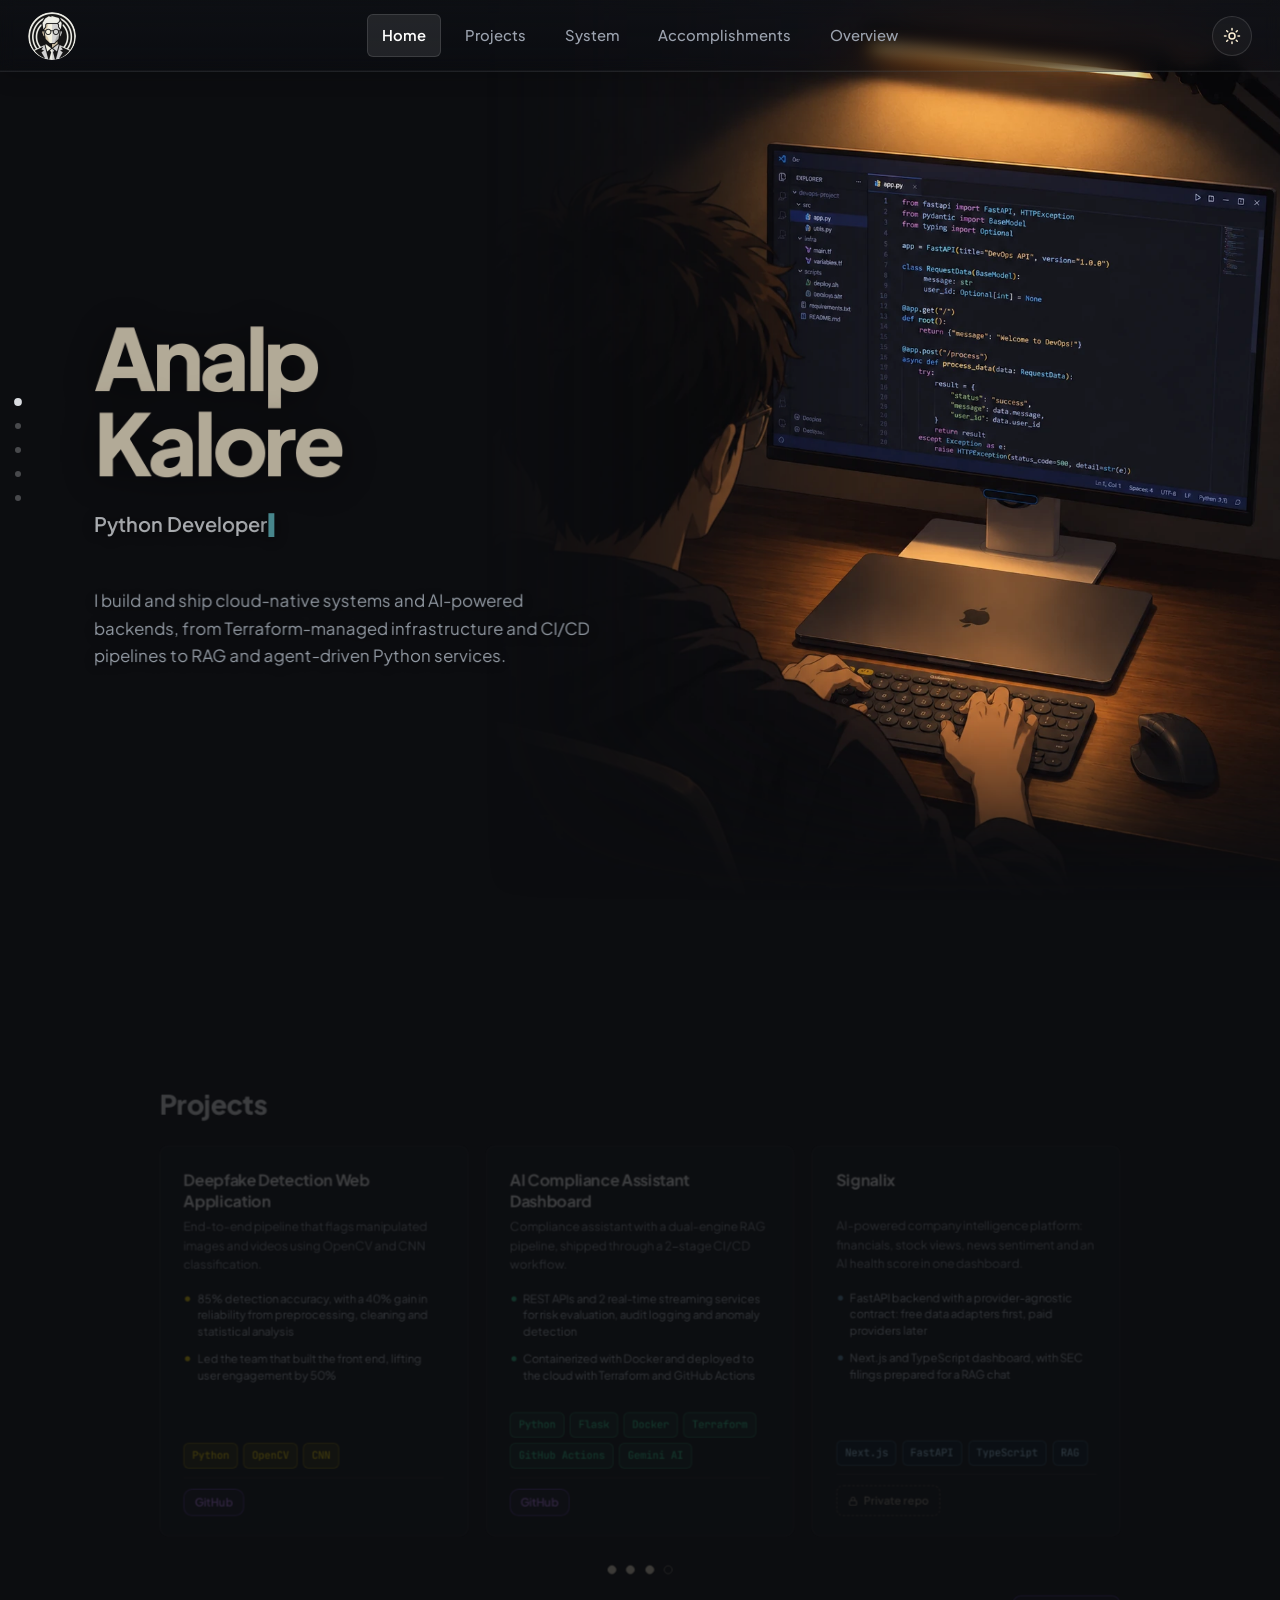
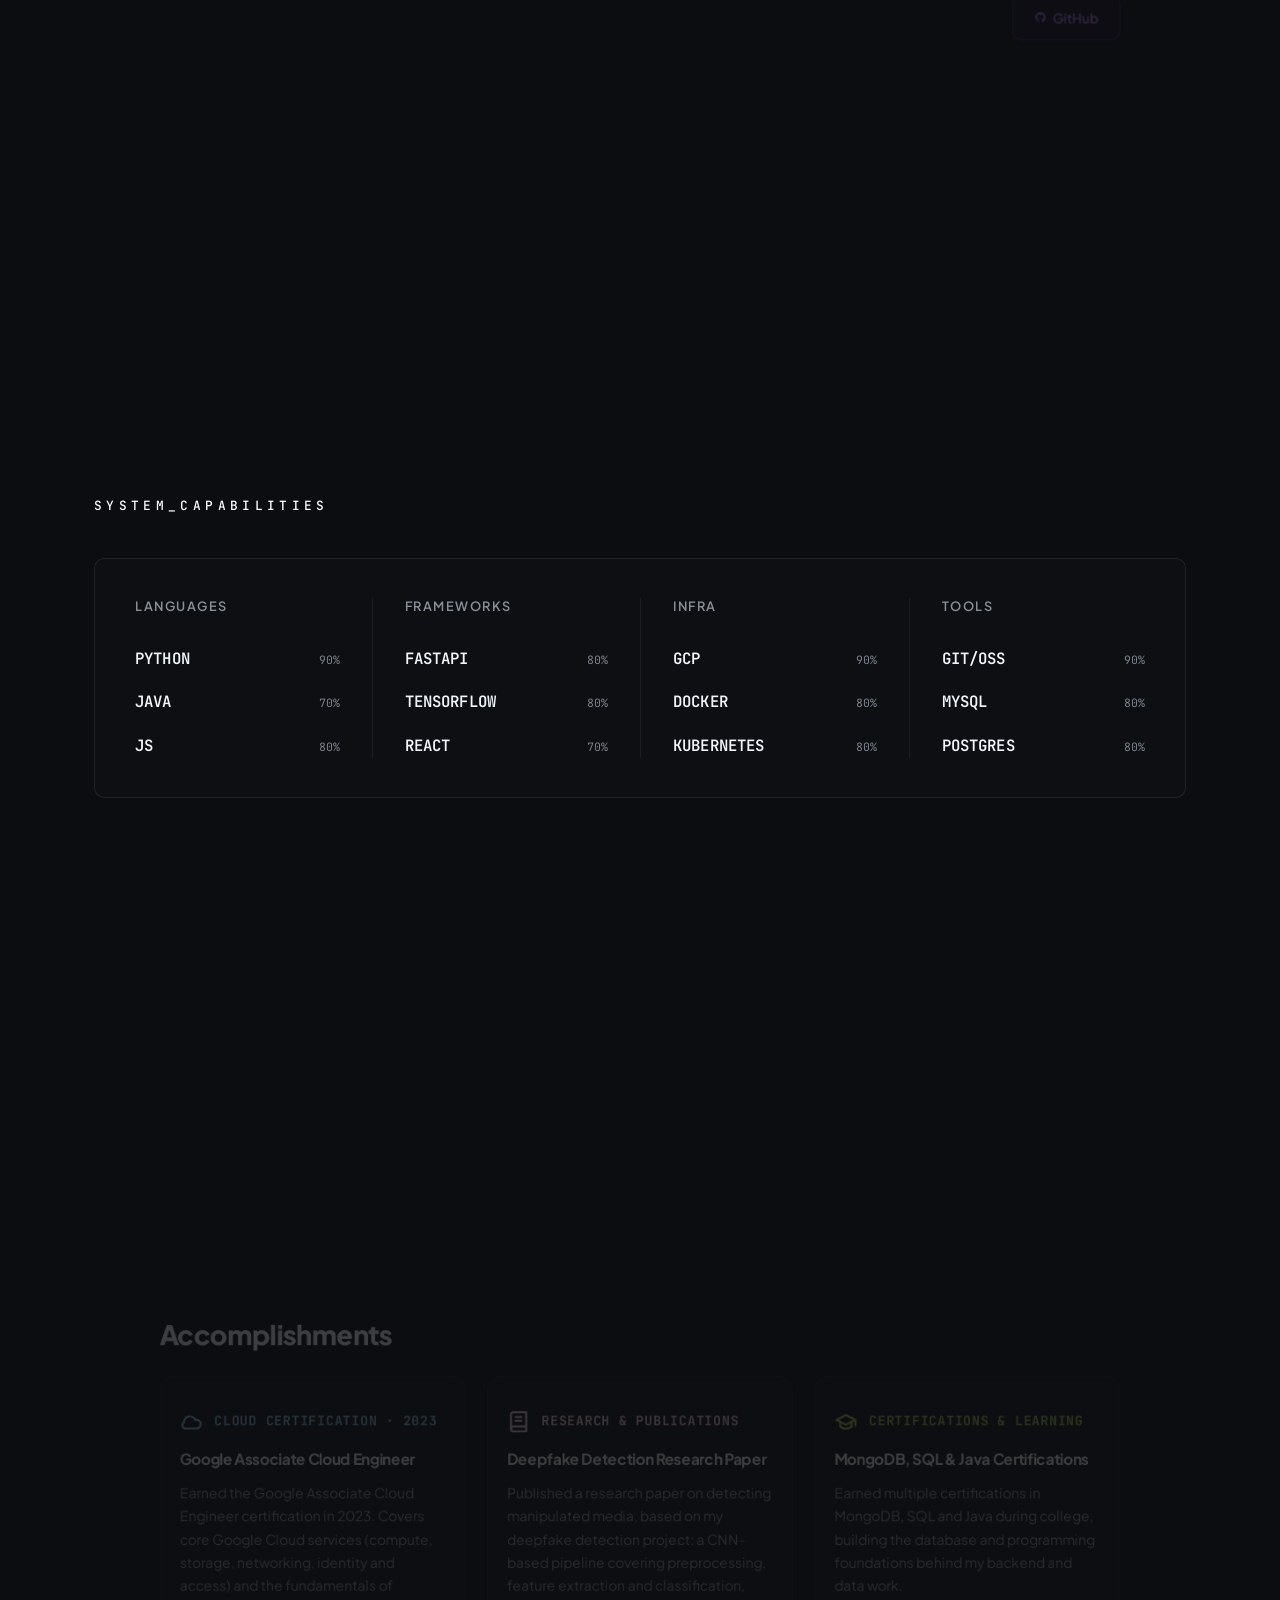
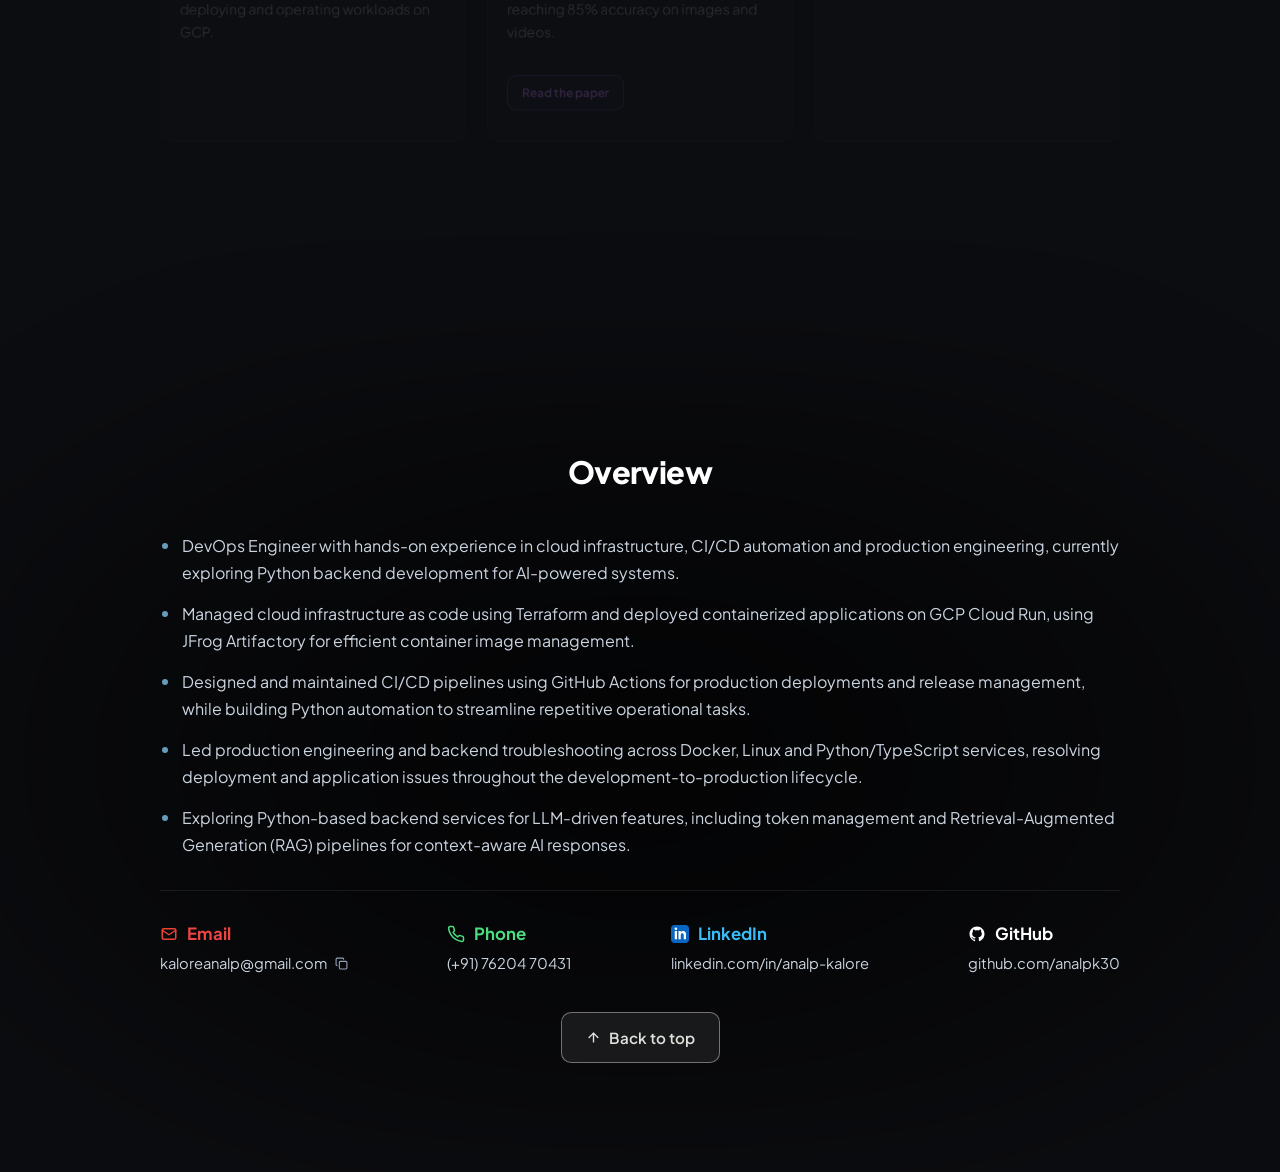
<file: index.html>
<!DOCTYPE html>
<html lang="en">
<head>
  <meta charset="UTF-8">
  <meta name="viewport" content="width=device-width, initial-scale=1.0">

  <title>Analp Kalore | Python Developer, DevOps & AI Engineer</title>
  <meta name="description" content="Portfolio of Analp Kalore: Python developer, DevOps engineer and AI engineer building cloud-native systems, CI/CD pipelines, RAG and AI agents.">
  <meta name="author" content="Analp Kalore">
  <meta name="theme-color" content="#0c0d10">
  <link rel="canonical" href="https://analpk30.github.io/">

  <!-- Open Graph / Twitter -->
  <meta property="og:type" content="website">
  <meta property="og:url" content="https://analpk30.github.io/">
  <meta property="og:title" content="Analp Kalore | Python Developer, DevOps & AI Engineer">
  <meta property="og:description" content="Portfolio of Analp Kalore: Python developer, DevOps engineer and AI engineer building cloud-native systems, CI/CD pipelines, RAG and AI agents.">
  <meta property="og:image" content="https://analpk30.github.io/assets/og-image.jpg">
  <meta name="twitter:card" content="summary_large_image">

  <link rel="icon" type="image/svg+xml" href="assets/favicon.svg">

  <!-- Google Fonts: Plus Jakarta Sans & JetBrains Mono -->
  <link rel="preconnect" href="https://fonts.googleapis.com">
  <link rel="preconnect" href="https://fonts.gstatic.com" crossorigin>
  <link href="https://fonts.googleapis.com/css2?family=JetBrains+Mono:wght@400;500;600&family=Plus+Jakarta+Sans:wght@400;500;600;700;800&display=swap" rel="stylesheet">

  <!-- Theme bootstrap: set before first paint (default: dark; ?theme=light previews without saving) -->
  <script>
    (function() {
      var t = 'dark';
      try {
        var q = /[?&]theme=(light|dark)/.exec(window.location.search);
        t = q ? q[1] : (localStorage.getItem('theme') === 'light' ? 'light' : 'dark');
      } catch (e) {}
      document.documentElement.setAttribute('data-theme', t);
      var m = document.querySelector('meta[name="theme-color"]');
      if (m) m.setAttribute('content', t === 'light' ? '#f6e4c6' : '#0c0d10');
    })();
  </script>

  <link rel="stylesheet" href="css/styles.css?v=13">

  <!-- Page Transition Flash Prevention -->
  <script>
    (function() {
      try {
        if (sessionStorage.getItem('portfolio_page_transition') === '1' || window.location.search.indexOf('transition=1') !== -1) {
          document.documentElement.classList.add('split-transition-active');
        }
      } catch (e) {}
    })();
  </script>
</head>
<body>
  <div class="screen-split-overlay" id="screen-split-overlay" aria-hidden="true">
    <div class="split-curtain split-curtain-left"></div>
    <div class="split-curtain split-curtain-right"></div>
  </div>

  <!-- Fixed background stack: hero image, dims as you scroll past the hero -->
  <div class="bg-stack" aria-hidden="true">
    <div class="hero-visual">
      <img class="hv-dark" src="assets/desk-scene.webp" width="1211" height="1299" fetchpriority="high" alt="">
      <img class="hv-light" src="assets/light-scene.webp" width="1211" height="1299" alt="">
    </div>
  </div>

  <a href="#main" class="skip-link">Skip to main content</a>

  <header class="site-header">
    <div class="header-inner">
      <a href="#home" class="profile-avatar" aria-label="Analp Kalore, back to home"><img class="logo-dark" src="assets/logo-dark.png" width="96" height="96" alt="Analp Kalore logo"><img class="logo-light" src="assets/logo-light.png" width="96" height="96" alt=""></a>

      <nav class="nav-desktop" aria-label="Main Navigation">
        <a href="#home" class="nav-link active">Home</a>
        <a href="#projects" class="nav-link">Projects</a>
        <a href="#system" class="nav-link">System</a>
        <a href="#achievements" class="nav-link">Accomplishments</a>
        <a href="#contact" class="nav-link">Overview</a>
      </nav>

      <button class="mobile-toggle" id="mobile-toggle" aria-label="Toggle Navigation Menu" aria-expanded="false">
        <svg class="hamburger-icon" viewBox="0 0 24 24" fill="none" stroke="currentColor" stroke-width="2">
          <line x1="3" y1="6" x2="21" y2="6"/>
          <line x1="3" y1="12" x2="21" y2="12"/>
          <line x1="3" y1="18" x2="21" y2="18"/>
        </svg>
      </button>
      <button type="button" class="theme-toggle" id="theme-toggle" aria-label="Switch to light theme" title="Switch to light theme">
        <svg class="theme-icon-sun" width="18" height="18" viewBox="0 0 24 24" fill="none" stroke="currentColor" stroke-width="2" stroke-linecap="round" stroke-linejoin="round" aria-hidden="true"><circle cx="12" cy="12" r="4"/><path d="M12 2v2M12 20v2M4.93 4.93l1.41 1.41M17.66 17.66l1.41 1.41M2 12h2M20 12h2M4.93 19.07l1.41-1.41M17.66 6.34l1.41-1.41"/></svg>
        <svg class="theme-icon-moon" width="18" height="18" viewBox="0 0 24 24" fill="none" stroke="currentColor" stroke-width="2" stroke-linecap="round" stroke-linejoin="round" aria-hidden="true"><path d="M21 12.8A9 9 0 1 1 11.2 3a7 7 0 0 0 9.8 9.8z"/></svg>
      </button>
    </div>

    <div class="mobile-drawer" id="mobile-drawer">
      <a href="#home" class="mobile-link active">Home</a>
      <a href="#projects" class="mobile-link">Projects</a>
      <a href="#system" class="mobile-link">System</a>
      <a href="#achievements" class="mobile-link">Accomplishments</a>
      <a href="#contact" class="mobile-link">Overview</a>
    </div>
  </header>

  <main class="main-content main-home" id="main">
    <div class="container">

      <!-- HOME -->
      <section class="hero-section-centered" id="home">
        <h1 class="hero-name-center">Analp Kalore</h1>
        <p class="hero-role-center" id="hero-role" aria-label="Python Developer | DevOps Nerd | AI Engineer"><span class="role-typed" aria-hidden="true">Python Developer <span class="role-tag-accent">|</span> DevOps Nerd <span class="role-tag-accent">|</span> AI Engineer</span></p>
        <p class="hero-bio-center">I build and ship cloud-native systems and AI-powered backends, from Terraform-managed infrastructure and CI/CD pipelines to RAG and agent-driven Python services.</p>
      </section>

      <!-- PROJECTS -->
      <section class="section-block" id="projects">
        <div class="section-header-compact">
          <div>
            <h2 class="section-title">Projects</h2>
          </div>
        </div>

        <div class="projects-viewport" id="projects-viewport">
        <div class="home-projects-grid" id="projects-grid">
          <article class="home-project-card card-accent-yellow" data-project="deepfake">
            <h3 class="project-card-heading">Deepfake Detection Web Application</h3>
            <p class="project-card-desc">End-to-end pipeline that flags manipulated images and videos using OpenCV and CNN classification.</p>
            <ul class="project-card-bullets">
              <li class="bullet-dot-yellow">85% detection accuracy, with a 40% gain in reliability from preprocessing, cleaning and statistical analysis</li>
              <li class="bullet-dot-yellow">Led the team that built the front end, lifting user engagement by 50%</li>
            </ul>
            <div class="card-tags"><span class="tag">Python</span><span class="tag">OpenCV</span><span class="tag">CNN</span></div>
            <div class="project-card-footer">
              <a href="https://github.com/analpk30/Deepfake-Detection-using-Deep-Learning" target="_blank" rel="noopener noreferrer" class="btn btn-outline-purple btn-sm"><span>GitHub</span></a>
            </div>
          </article>
          <article class="home-project-card card-accent-magenta" data-project="compliance">
            <h3 class="project-card-heading">AI Compliance Assistant Dashboard</h3>
            <p class="project-card-desc">Compliance assistant with a dual-engine RAG pipeline, shipped through a 2-stage CI/CD workflow.</p>
            <ul class="project-card-bullets">
              <li class="bullet-dot-magenta">REST APIs and 2 real-time streaming services for risk evaluation, audit logging and anomaly detection</li>
              <li class="bullet-dot-magenta">Containerized with Docker and deployed to the cloud with Terraform and GitHub Actions</li>
            </ul>
            <div class="card-tags"><span class="tag">Python</span><span class="tag">Flask</span><span class="tag">Docker</span><span class="tag">Terraform</span><span class="tag">GitHub Actions</span><span class="tag">Gemini AI</span></div>
            <div class="project-card-footer">
              <a href="https://github.com/analpk30/Project-Aegis-Trade" target="_blank" rel="noopener noreferrer" class="btn btn-outline-purple btn-sm"><span>GitHub</span></a>
            </div>
          </article>
          <article class="home-project-card card-accent-gold" data-project="signalix">
            <h3 class="project-card-heading">Signalix</h3>
            <p class="project-card-desc">AI-powered company intelligence platform: financials, stock views, news sentiment and an AI health score in one dashboard.</p>
            <ul class="project-card-bullets">
              <li class="bullet-dot-gold">FastAPI backend with a provider-agnostic contract: free data adapters first, paid providers later</li>
              <li class="bullet-dot-gold">Next.js and TypeScript dashboard, with SEC filings prepared for a RAG chat</li>
            </ul>
            <div class="card-tags"><span class="tag">Next.js</span><span class="tag">FastAPI</span><span class="tag">TypeScript</span><span class="tag">RAG</span></div>
            <div class="project-card-footer">
              <span class="repo-private" title="Repository is private while the project is in progress"><svg width="12" height="12" viewBox="0 0 24 24" fill="none" stroke="currentColor" stroke-width="2.4" stroke-linecap="round" stroke-linejoin="round" aria-hidden="true"><rect x="4" y="11" width="16" height="10" rx="2"></rect><path d="M8 11V7a4 4 0 0 1 8 0v4"></path></svg>Private repo</span>
            </div>
          </article>
          <article class="home-project-card card-accent-purple" data-project="invoice">
            <h3 class="project-card-heading">Online Invoice Management System</h3>
            <p class="project-card-desc">Full-stack invoice processing system with a Spring Boot and Hibernate backend, a React front end and MySQL storage.</p>
            <ul class="project-card-bullets">
              <li class="bullet-dot-purple">Optimized MySQL queries for invoice data, with 89% uptime and 95% data retrieval efficiency</li>
              <li class="bullet-dot-purple">Authentication and authorization with 88% accuracy in user verification, plus real-time validation for 87% accurate financial reporting</li>
            </ul>
            <div class="card-tags"><span class="tag">Java</span><span class="tag">Spring Boot</span><span class="tag">Hibernate</span><span class="tag">React</span><span class="tag">MySQL</span><span class="tag">Auth</span></div>
            <div class="project-card-footer">
              <a href="https://github.com/analpk30/Online-Invoice-Processing-system" target="_blank" rel="noopener noreferrer" class="btn btn-outline-purple btn-sm"><span>GitHub</span></a>
            </div>
          </article>
        </div>
        </div>
        <div class="projects-dots" id="projects-dots" role="group" aria-label="Projects shown">
          <button type="button" class="projects-dot" data-project="deepfake" aria-label="Show Deepfake Detection" title="Deepfake Detection"></button>
          <button type="button" class="projects-dot" data-project="compliance" aria-label="Show AI Compliance Assistant" title="AI Compliance Assistant"></button>
          <button type="button" class="projects-dot" data-project="signalix" aria-label="Show Signalix" title="Signalix"></button>
          <button type="button" class="projects-dot" data-project="invoice" aria-label="Show Online Invoice Management System" title="Online Invoice Management System"></button>
        </div>

        <div class="projects-view-more">
          <a href="https://github.com/analpk30" target="_blank" rel="noopener noreferrer" class="btn btn-outline-purple projects-gh-btn" aria-label="Analp Kalore on GitHub"><svg width="14" height="14" viewBox="0 0 24 24" fill="currentColor" aria-hidden="true"><path fill-rule="evenodd" clip-rule="evenodd" d="M12 2C6.477 2 2 6.484 2 12.017c0 4.425 2.865 8.18 6.839 9.504.5.092.682-.217.682-.483 0-.237-.008-.868-.013-1.703-2.782.605-3.369-1.343-3.369-1.343-.454-1.158-1.11-1.466-1.11-1.466-.908-.62.069-.608.069-.608 1.003.07 1.53 1.032 1.53 1.032.892 1.53 2.341 1.088 2.91.832.092-.647.35-1.088.636-1.338-2.22-.253-4.555-1.113-4.555-4.951 0-1.093.39-1.988 1.029-2.688-.103-.253-.446-1.272.098-2.65 0 0 .84-.27 2.75 1.026A9.564 9.564 0 0112 6.844c.85.004 1.705.115 2.504.337 1.909-1.296 2.747-1.027 2.747-1.027.546 1.379.202 2.398.1 2.651.64.7 1.028 1.595 1.028 2.688 0 3.848-2.339 4.695-4.566 4.943.359.309.678.92.678 1.855 0 1.338-.012 2.419-.012 2.747 0 .268.18.58.688.482A10.019 10.019 0 0022 12.017C22 6.484 17.522 2 12 2z"/></svg><span>GitHub</span></a>
        </div>
      </section>

      <!-- SYSTEM -->
      <section class="section-block" id="system">
        <h2 class="system-eyebrow">SYSTEM_CAPABILITIES</h2>
        <div class="system-panel">
          <div class="system-col">
            <h3 class="system-col-title">Languages</h3>
            <ul class="system-list">
              <li class="system-row"><span class="system-name">Python</span><span class="system-pct">90%</span></li>
              <li class="system-row"><span class="system-name">Java</span><span class="system-pct">70%</span></li>
              <li class="system-row"><span class="system-name">JS</span><span class="system-pct">80%</span></li>
            </ul>
          </div>
          <div class="system-col">
            <h3 class="system-col-title">Frameworks</h3>
            <ul class="system-list">
              <li class="system-row"><span class="system-name">FastAPI</span><span class="system-pct">80%</span></li>
              <li class="system-row"><span class="system-name">TensorFlow</span><span class="system-pct">80%</span></li>
              <li class="system-row"><span class="system-name">React</span><span class="system-pct">70%</span></li>
            </ul>
          </div>
          <div class="system-col">
            <h3 class="system-col-title">Infra</h3>
            <ul class="system-list">
              <li class="system-row"><span class="system-name">GCP</span><span class="system-pct">90%</span></li>
              <li class="system-row"><span class="system-name">Docker</span><span class="system-pct">80%</span></li>
              <li class="system-row"><span class="system-name">Kubernetes</span><span class="system-pct">80%</span></li>
            </ul>
          </div>
          <div class="system-col">
            <h3 class="system-col-title">Tools</h3>
            <ul class="system-list">
              <li class="system-row"><span class="system-name">GIT/OSS</span><span class="system-pct">90%</span></li>
              <li class="system-row"><span class="system-name">MySQL</span><span class="system-pct">80%</span></li>
              <li class="system-row"><span class="system-name">Postgres</span><span class="system-pct">80%</span></li>
            </ul>
          </div>
        </div>
      </section>

      <!-- ACCOMPLISHMENTS -->
      <section class="section-block" id="achievements">
        <div class="section-header-compact">
          <div>
            <h2 class="section-title">Accomplishments</h2>
          </div>
        </div>

        <div class="achievements-grid">
          <article class="achievement-card card-accent-cyan">
            <div class="achieve-card-header">
              <div class="achieve-card-meta">
                <div class="achieve-icon icon-cyan" aria-hidden="true"><svg width="26" height="26" viewBox="0 0 24 24" fill="none" stroke="currentColor" stroke-width="2.2" stroke-linecap="round" stroke-linejoin="round"><path d="M17.5 19a4.5 4.5 0 1 0-1.4-8.78A6 6 0 0 0 4.5 12.5 3.5 3.5 0 0 0 6 19z"></path></svg></div>
                <span class="project-card-badge badge-cyan">Cloud Certification · 2023</span>
              </div>
            </div>
            <h3 class="achieve-card-heading">Google Associate Cloud Engineer</h3>
            <p class="achieve-card-desc">Earned the Google Associate Cloud Engineer certification in 2023. Covers core Google Cloud services (compute, storage, networking, identity and access) and the fundamentals of deploying and operating workloads on GCP.</p>
          </article>
          <article class="achievement-card card-accent-research">
            <div class="achieve-card-header">
              <div class="achieve-card-meta">
                <div class="achieve-icon icon-research" aria-hidden="true"><svg width="26" height="26" viewBox="0 0 24 24" fill="none" stroke="currentColor" stroke-width="2.2" stroke-linecap="round" stroke-linejoin="round"><path d="M4 19.5A2.5 2.5 0 0 1 6.5 17H20"></path><path d="M6.5 2H20v20H6.5A2.5 2.5 0 0 1 4 19.5v-15A2.5 2.5 0 0 1 6.5 2z"></path><line x1="9" y1="7" x2="15" y2="7"></line><line x1="9" y1="11" x2="15" y2="11"></line></svg></div>
                <span class="project-card-badge badge-research">Research &amp; Publications</span>
              </div>
            </div>
            <h3 class="achieve-card-heading">Deepfake Detection Research Paper</h3>
            <p class="achieve-card-desc">Published a research paper on detecting manipulated media, based on my deepfake detection project: a CNN-based pipeline covering preprocessing, feature extraction and classification, reaching 85% accuracy on images and videos.</p>
            <a href="https://publications.scrs.in/chapter/978-81-955020-2-8/43" target="_blank" rel="noopener noreferrer" class="btn btn-outline-purple btn-sm achieve-link"><span>Read the paper</span></a>
          </article>
          <article class="achievement-card card-accent-cert">
            <div class="achieve-card-header">
              <div class="achieve-card-meta">
                <div class="achieve-icon icon-cert" aria-hidden="true"><svg width="26" height="26" viewBox="0 0 24 24" fill="none" stroke="currentColor" stroke-width="2.2" stroke-linecap="round" stroke-linejoin="round"><path d="M22 10v6M2 10l10-5 10 5-10 5z"></path><path d="M6 12v5c3 3 9 3 12 0v-5"></path></svg></div>
                <span class="project-card-badge badge-cert">Certifications &amp; Learning</span>
              </div>
            </div>
            <h3 class="achieve-card-heading">MongoDB, SQL &amp; Java Certifications</h3>
            <p class="achieve-card-desc">Earned multiple certifications in MongoDB, SQL and Java during college, building the database and programming foundations behind my backend and data work.</p>
          </article>
        </div>
      </section>

      <!-- CONTACT / ABOUT -->
      <section class="section-block" id="contact">
        <div class="contact-interface-wrapper">
          <div class="section-header-compact">
            <div>
              <h2 class="section-title">Overview</h2>
            </div>
          </div>

          <div class="contact-unified-panel">
            <div class="contact-about-layout no-aside">
              <div class="contact-about-text">
                <ul class="about-bullets">
                  <li>DevOps Engineer with hands-on experience in cloud infrastructure, CI/CD automation and production engineering, currently exploring Python backend development for AI-powered systems.</li>
                  <li>Managed cloud infrastructure as code using Terraform and deployed containerized applications on GCP Cloud Run, using JFrog Artifactory for efficient container image management.</li>
                  <li>Designed and maintained CI/CD pipelines using GitHub Actions for production deployments and release management, while building Python automation to streamline repetitive operational tasks.</li>
                  <li>Led production engineering and backend troubleshooting across Docker, Linux and Python/TypeScript services, resolving deployment and application issues throughout the development-to-production lifecycle.</li>
                  <li>Exploring Python-based backend services for LLM-driven features, including token management and Retrieval-Augmented Generation (RAG) pipelines for context-aware AI responses.</li>
                </ul>
              </div>
            </div>

            <div class="contact-panel-divider" aria-hidden="true"></div>

            <div class="contact-panel-channels">
              <div class="contact-platform-item">
                <span class="platform-heading platform-email"><svg class="platform-icon" width="18" height="18" viewBox="0 0 24 24" fill="none" stroke="#EA4335" stroke-width="2" stroke-linecap="round" stroke-linejoin="round" aria-hidden="true"><rect x="3" y="5" width="18" height="14" rx="2"/><path d="m3 7 9 6 9-6"/></svg><span>Email</span></span>
                <div class="platform-email-group">
                  <a href="mailto:kaloreanalp@gmail.com" class="platform-link platform-email-link" title="Send email to kaloreanalp@gmail.com"><span>kaloreanalp@gmail.com</span></a>
                  <button type="button" class="copy-email-btn" data-copy-email="kaloreanalp@gmail.com" aria-label="Copy email address" title="Copy email address"><svg class="copy-icon-default" width="13" height="13" viewBox="0 0 24 24" fill="none" stroke="currentColor" stroke-width="2" stroke-linecap="round" stroke-linejoin="round" aria-hidden="true"><rect width="14" height="14" x="8" y="8" rx="2" ry="2"/><path d="M4 16c-1.1 0-2-.9-2-2V4c0-1.1.9-2 2-2h10c1.1 0 2 .9 2 2"/></svg><svg class="copy-icon-success" width="13" height="13" viewBox="0 0 24 24" fill="none" stroke="currentColor" stroke-width="2.5" stroke-linecap="round" stroke-linejoin="round" aria-hidden="true"><polyline points="20 6 9 17 4 12"/></svg></button>
                </div>
              </div>

              <div class="contact-platform-item">
                <span class="platform-heading platform-phone"><svg class="platform-icon" width="18" height="18" viewBox="0 0 24 24" fill="none" stroke="currentColor" stroke-width="2" stroke-linecap="round" stroke-linejoin="round" aria-hidden="true"><path d="M22 16.92v3a2 2 0 0 1-2.18 2 19.79 19.79 0 0 1-8.63-3.07 19.5 19.5 0 0 1-6-6 19.79 19.79 0 0 1-3.07-8.67A2 2 0 0 1 4.11 2h3a2 2 0 0 1 2 1.72c.13.96.36 1.9.7 2.81a2 2 0 0 1-.45 2.11L8.09 9.91a16 16 0 0 0 6 6l1.27-1.27a2 2 0 0 1 2.11-.45c.91.34 1.85.57 2.81.7A2 2 0 0 1 22 16.92z"/></svg><span>Phone</span></span>
                <a href="tel:+917620470431" class="platform-link" title="Call +91 76204 70431"><span>(+91) 76204 70431</span></a>
              </div>

              <div class="contact-platform-item">
                <span class="platform-heading platform-linkedin"><svg class="platform-icon" width="18" height="18" viewBox="0 0 24 24" aria-hidden="true"><path fill="#0A66C2" d="M19 0H5a5 5 0 0 0-5 5v14a5 5 0 0 0 5 5h14a5 5 0 0 0 5-5V5a5 5 0 0 0-5-5z"/><path fill="#ffffff" d="M8 19H5V8h3v11zM6.5 6.732a1.75 1.75 0 1 1 0-3.5 1.75 1.75 0 0 1 0 3.5zM20 19h-3v-5.604c0-3.368-4-3.113-4 0V19h-3V8h3v1.765c1.396-2.586 7-2.777 7 2.476V19z"/></svg><span>LinkedIn</span></span>
                <a href="https://www.linkedin.com/in/analp-kalore-0575a821b/" target="_blank" rel="noopener noreferrer" class="platform-link">linkedin.com/in/analp-kalore</a>
              </div>

              <div class="contact-platform-item">
                <span class="platform-heading platform-github"><svg class="platform-icon" width="18" height="18" viewBox="0 0 24 24" fill="currentColor" aria-hidden="true"><path fill-rule="evenodd" clip-rule="evenodd" d="M12 2C6.477 2 2 6.484 2 12.017c0 4.425 2.865 8.18 6.839 9.504.5.092.682-.217.682-.483 0-.237-.008-.868-.013-1.703-2.782.605-3.369-1.343-3.369-1.343-.454-1.158-1.11-1.466-1.11-1.466-.908-.62.069-.608.069-.608 1.003.07 1.53 1.032 1.53 1.032.892 1.53 2.341 1.088 2.91.832.092-.647.35-1.088.636-1.338-2.22-.253-4.555-1.113-4.555-4.951 0-1.093.39-1.988 1.029-2.688-.103-.253-.446-1.272.098-2.65 0 0 .84-.27 2.75 1.026A9.564 9.564 0 0112 6.844c.85.004 1.705.115 2.504.337 1.909-1.296 2.747-1.027 2.747-1.027.546 1.379.202 2.398.1 2.651.64.7 1.028 1.595 1.028 2.688 0 3.848-2.339 4.695-4.566 4.943.359.309.678.92.678 1.855 0 1.338-.012 2.419-.012 2.747 0 .268.18.58.688.482A10.019 10.019 0 0022 12.017C22 6.484 17.522 2 12 2z"/></svg><span>GitHub</span></span>
                <a href="https://github.com/analpk30" target="_blank" rel="noopener noreferrer" class="platform-link">github.com/analpk30</a>
              </div>
            </div>
          </div>

          <div class="back-to-top-wrap">
            <a href="#home" class="btn btn-outline-view-more back-to-top"><svg width="15" height="15" viewBox="0 0 24 24" fill="none" stroke="currentColor" stroke-width="2.2" stroke-linecap="round" stroke-linejoin="round" aria-hidden="true"><line x1="12" y1="19" x2="12" y2="5"/><polyline points="5 12 12 5 19 12"/></svg><span>Back to top</span></a>
          </div>
        </div>
      </section>

    </div>
  </main>

  <script src="assets/vendor/typewriter-effect-core.js"></script>
  <script src="js/main.js?v=15"></script>
</body>
</html>
</file>
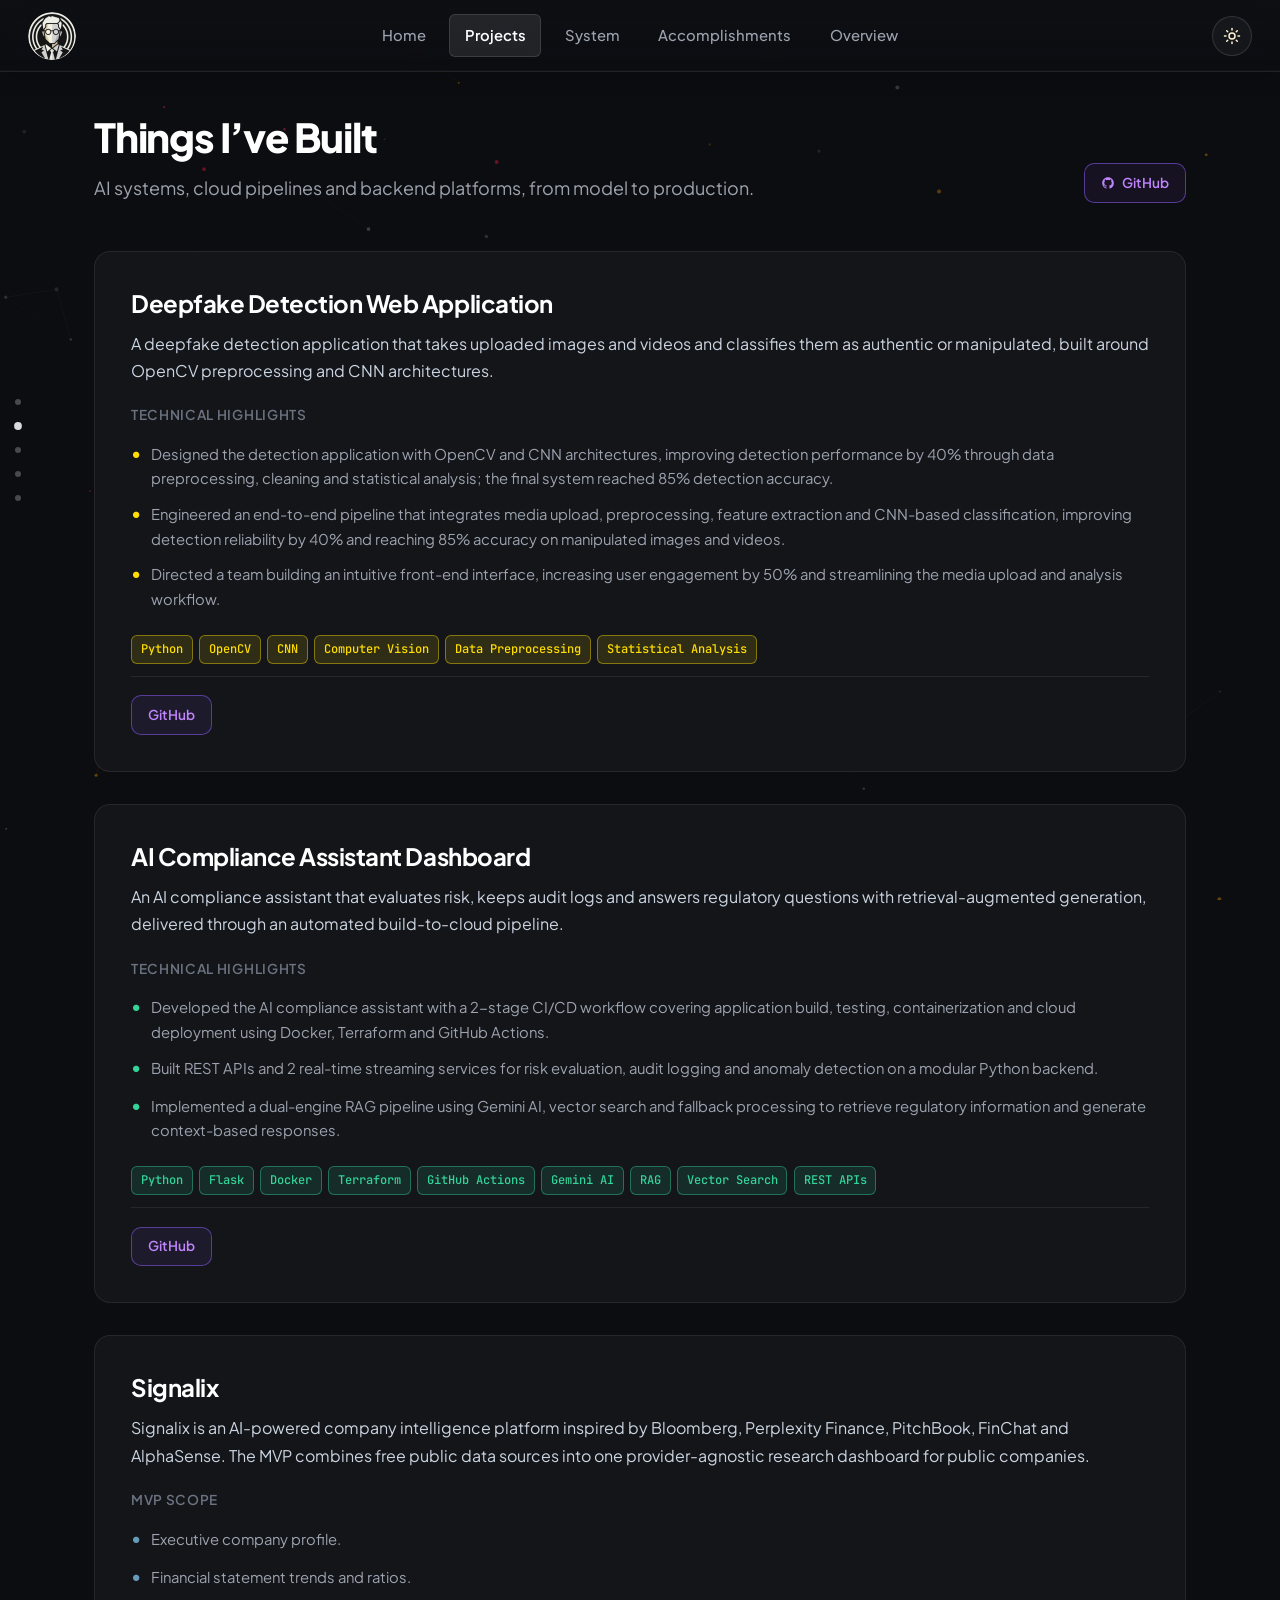
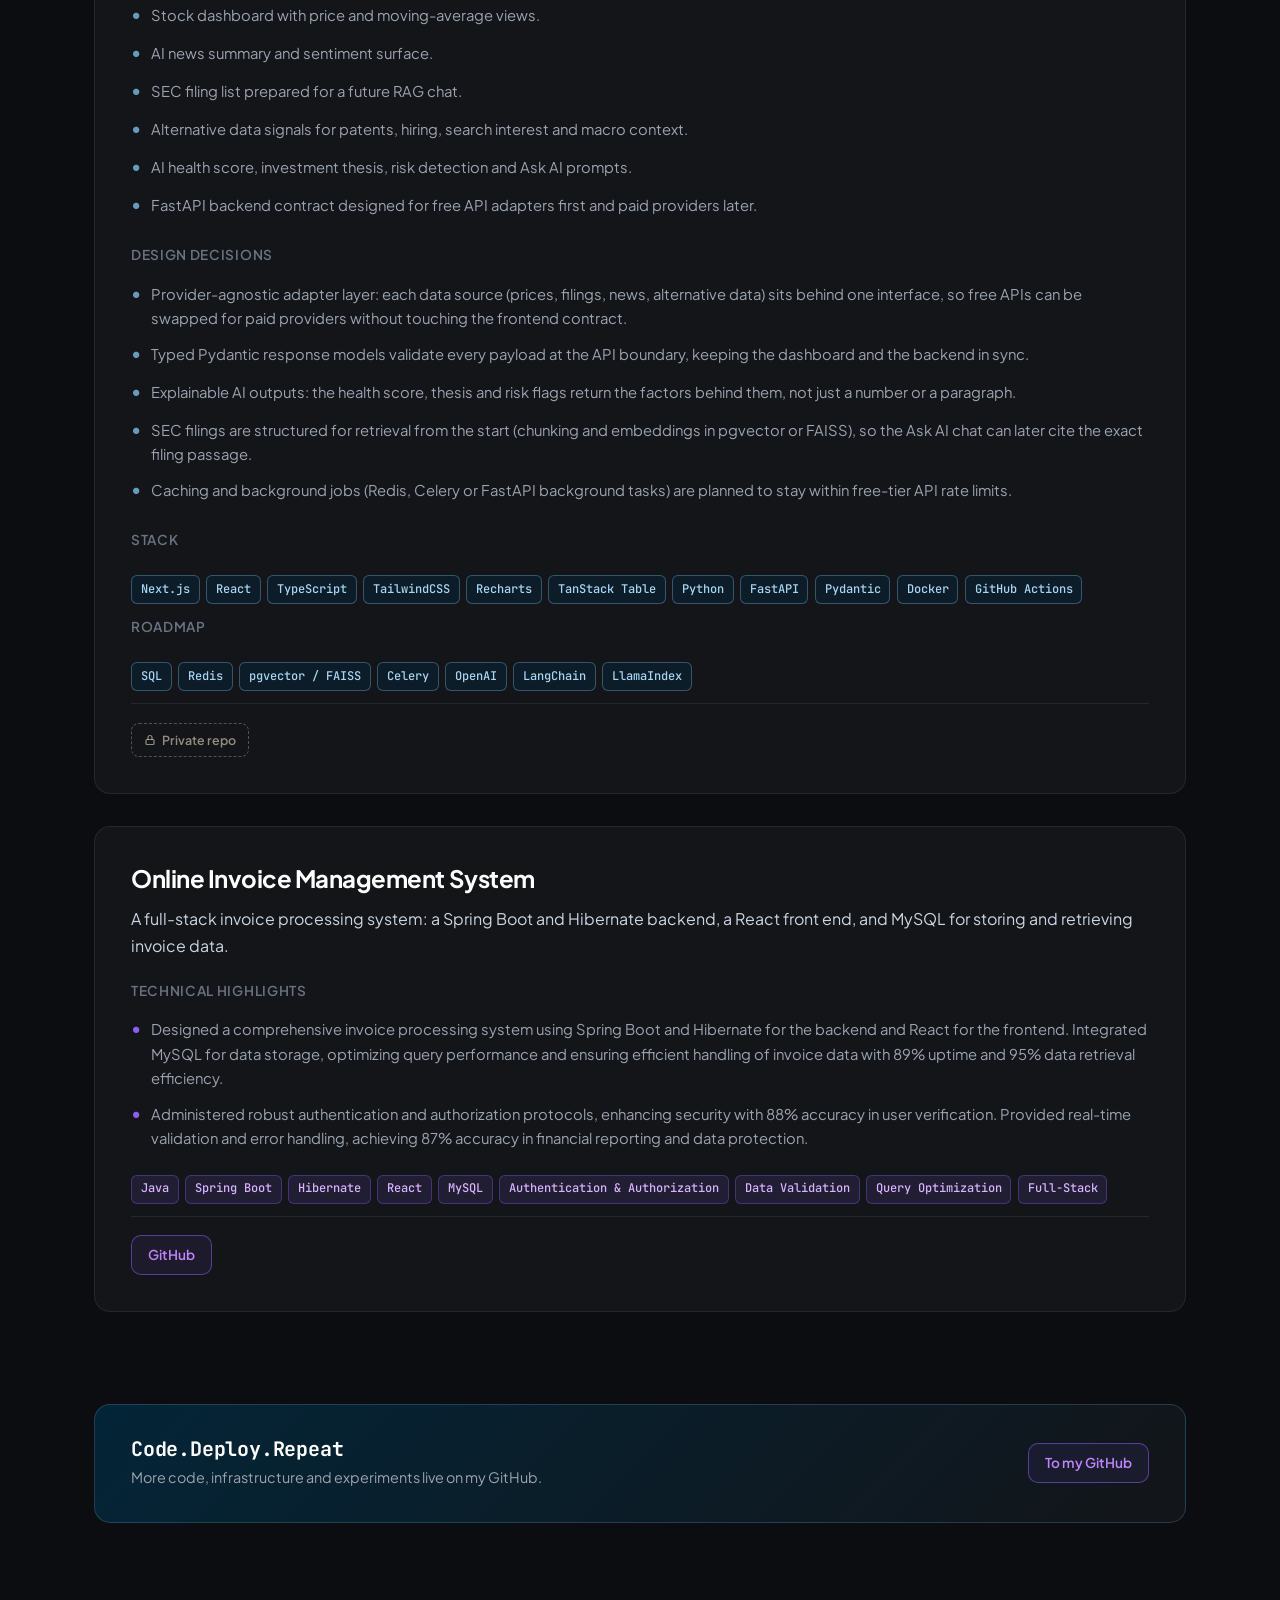
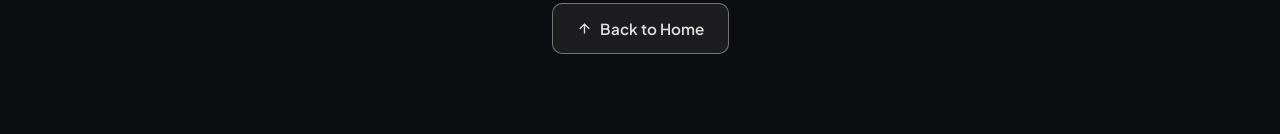
<file: projects.html>
<!DOCTYPE html>
<html lang="en">
<head>
  <meta charset="UTF-8">
  <meta name="viewport" content="width=device-width, initial-scale=1.0">

  <title>Projects | Analp Kalore</title>
  <meta name="description" content="Projects by Analp Kalore: a deepfake detection web app, an AI compliance assistant with RAG and CI/CD, and Signalix, an AI company intelligence platform.">
  <meta name="author" content="Analp Kalore">
  <meta name="theme-color" content="#0c0d10">
  <link rel="canonical" href="https://analpk30.github.io/projects.html">

  <!-- Open Graph / Twitter -->
  <meta property="og:type" content="website">
  <meta property="og:url" content="https://analpk30.github.io/projects.html">
  <meta property="og:title" content="Projects | Analp Kalore">
  <meta property="og:description" content="Projects by Analp Kalore: a deepfake detection web app, an AI compliance assistant with RAG and CI/CD, and Signalix, an AI company intelligence platform.">
  <meta property="og:image" content="https://analpk30.github.io/assets/og-image.jpg">
  <meta name="twitter:card" content="summary_large_image">

  <link rel="icon" type="image/svg+xml" href="assets/favicon.svg">

  <!-- Google Fonts: Plus Jakarta Sans & JetBrains Mono -->
  <link rel="preconnect" href="https://fonts.googleapis.com">
  <link rel="preconnect" href="https://fonts.gstatic.com" crossorigin>
  <link href="https://fonts.googleapis.com/css2?family=JetBrains+Mono:wght@400;500;600&family=Plus+Jakarta+Sans:wght@400;500;600;700;800&display=swap" rel="stylesheet">

  <!-- Theme bootstrap: set before first paint (default: dark; ?theme=light previews without saving) -->
  <script>
    (function() {
      var t = 'dark';
      try {
        var q = /[?&]theme=(light|dark)/.exec(window.location.search);
        t = q ? q[1] : (localStorage.getItem('theme') === 'light' ? 'light' : 'dark');
      } catch (e) {}
      document.documentElement.setAttribute('data-theme', t);
      var m = document.querySelector('meta[name="theme-color"]');
      if (m) m.setAttribute('content', t === 'light' ? '#f6e4c6' : '#0c0d10');
    })();
  </script>

  <link rel="stylesheet" href="css/styles.css?v=15">

  <!-- Page Transition Flash Prevention -->
  <script>
    (function() {
      try {
        if (sessionStorage.getItem('portfolio_page_transition') === '1' || window.location.search.indexOf('transition=1') !== -1) {
          document.documentElement.classList.add('split-transition-active');
        }
      } catch (e) {}
    })();
  </script>
</head>
<body>
  <div class="screen-split-overlay" id="screen-split-overlay" aria-hidden="true">
    <div class="split-curtain split-curtain-left"></div>
    <div class="split-curtain split-curtain-right"></div>
  </div>

  <canvas id="bg-canvas" aria-hidden="true"></canvas>

  <a href="#main" class="skip-link">Skip to main content</a>

  <header class="site-header">
    <div class="header-inner">
      <a href="index.html#home" class="profile-avatar" aria-label="Analp Kalore, back to home"><img class="logo-dark" src="assets/logo-dark.png" width="96" height="96" alt="Analp Kalore logo"><img class="logo-light" src="assets/logo-light.png" width="96" height="96" alt=""></a>

      <nav class="nav-desktop" aria-label="Main Navigation">
        <a href="index.html" class="nav-link">Home</a>
        <a href="projects.html" class="nav-link active">Projects</a>
        <a href="index.html#system" class="nav-link">System</a>
        <a href="index.html#achievements" class="nav-link">Accomplishments</a>
        <a href="index.html#contact" class="nav-link">Overview</a>
      </nav>

      <button class="mobile-toggle" id="mobile-toggle" aria-label="Toggle Navigation Menu" aria-expanded="false">
        <svg class="hamburger-icon" viewBox="0 0 24 24" fill="none" stroke="currentColor" stroke-width="2">
          <line x1="3" y1="6" x2="21" y2="6"/>
          <line x1="3" y1="12" x2="21" y2="12"/>
          <line x1="3" y1="18" x2="21" y2="18"/>
        </svg>
      </button>
      <button type="button" class="theme-toggle" id="theme-toggle" aria-label="Switch to light theme" title="Switch to light theme">
        <svg class="theme-icon-sun" width="18" height="18" viewBox="0 0 24 24" fill="none" stroke="currentColor" stroke-width="2" stroke-linecap="round" stroke-linejoin="round" aria-hidden="true"><circle cx="12" cy="12" r="4"/><path d="M12 2v2M12 20v2M4.93 4.93l1.41 1.41M17.66 17.66l1.41 1.41M2 12h2M20 12h2M4.93 19.07l1.41-1.41M17.66 6.34l1.41-1.41"/></svg>
        <svg class="theme-icon-moon" width="18" height="18" viewBox="0 0 24 24" fill="none" stroke="currentColor" stroke-width="2" stroke-linecap="round" stroke-linejoin="round" aria-hidden="true"><path d="M21 12.8A9 9 0 1 1 11.2 3a7 7 0 0 0 9.8 9.8z"/></svg>
      </button>
    </div>

    <div class="mobile-drawer" id="mobile-drawer">
      <a href="index.html" class="mobile-link">Home</a>
      <a href="projects.html" class="mobile-link active">Projects</a>
      <a href="index.html#system" class="mobile-link">System</a>
      <a href="index.html#achievements" class="mobile-link">Accomplishments</a>
      <a href="index.html#contact" class="mobile-link">Overview</a>
    </div>
  </header>

  <main class="main-content" id="main">
    <div class="container">

      <header class="page-header page-header-row">
        <div>
          <h1 class="page-title">Things I&rsquo;ve Built</h1>
          <p class="page-subtitle">AI systems, cloud pipelines and backend platforms, from model to production.</p>
        </div>
        <a href="https://github.com/analpk30" target="_blank" rel="noopener noreferrer" class="btn btn-outline-purple btn-sm projects-gh-btn" aria-label="Analp Kalore on GitHub"><svg width="14" height="14" viewBox="0 0 24 24" fill="currentColor" aria-hidden="true"><path fill-rule="evenodd" clip-rule="evenodd" d="M12 2C6.477 2 2 6.484 2 12.017c0 4.425 2.865 8.18 6.839 9.504.5.092.682-.217.682-.483 0-.237-.008-.868-.013-1.703-2.782.605-3.369-1.343-3.369-1.343-.454-1.158-1.11-1.466-1.11-1.466-.908-.62.069-.608.069-.608 1.003.07 1.53 1.032 1.53 1.032.892 1.53 2.341 1.088 2.91.832.092-.647.35-1.088.636-1.338-2.22-.253-4.555-1.113-4.555-4.951 0-1.093.39-1.988 1.029-2.688-.103-.253-.446-1.272.098-2.65 0 0 .84-.27 2.75 1.026A9.564 9.564 0 0112 6.844c.85.004 1.705.115 2.504.337 1.909-1.296 2.747-1.027 2.747-1.027.546 1.379.202 2.398.1 2.651.64.7 1.028 1.595 1.028 2.688 0 3.848-2.339 4.695-4.566 4.943.359.309.678.92.678 1.855 0 1.338-.012 2.419-.012 2.747 0 .268.18.58.688.482A10.019 10.019 0 0022 12.017C22 6.484 17.522 2 12 2z"/></svg><span>GitHub</span></a>
      </header>

      <div class="projects-stack">
        <article class="project-card card-theme-yellow">
          <h2 class="project-title">Deepfake Detection Web Application</h2>
          <p class="project-desc">A deepfake detection application that takes uploaded images and videos and classifies them as authentic or manipulated, built around OpenCV preprocessing and CNN architectures.</p>

          <div class="project-features">
            <div class="features-title">Technical Highlights</div>
            <ul class="feature-bullets">
              <li class="bullet-yellow">Designed the detection application with OpenCV and CNN architectures, improving detection performance by 40% through data preprocessing, cleaning and statistical analysis; the final system reached 85% detection accuracy.</li>
              <li class="bullet-yellow">Engineered an end-to-end pipeline that integrates media upload, preprocessing, feature extraction and CNN-based classification, improving detection reliability by 40% and reaching 85% accuracy on manipulated images and videos.</li>
              <li class="bullet-yellow">Directed a team building an intuitive front-end interface, increasing user engagement by 50% and streamlining the media upload and analysis workflow.</li>
            </ul>
          </div>

          <div class="project-tags"><span class="tag">Python</span><span class="tag">OpenCV</span><span class="tag">CNN</span><span class="tag">Computer Vision</span><span class="tag">Data Preprocessing</span><span class="tag">Statistical Analysis</span></div>

          <div class="project-footer">
            <a href="https://github.com/analpk30/Deepfake-Detection-using-Deep-Learning" target="_blank" rel="noopener noreferrer" class="btn btn-outline-purple btn-sm"><span>GitHub</span></a>
          </div>
        </article>

        <article class="project-card card-theme-magenta">
          <h2 class="project-title">AI Compliance Assistant Dashboard</h2>
          <p class="project-desc">An AI compliance assistant that evaluates risk, keeps audit logs and answers regulatory questions with retrieval-augmented generation, delivered through an automated build-to-cloud pipeline.</p>

          <div class="project-features">
            <div class="features-title">Technical Highlights</div>
            <ul class="feature-bullets">
              <li class="bullet-magenta">Developed the AI compliance assistant with a 2-stage CI/CD workflow covering application build, testing, containerization and cloud deployment using Docker, Terraform and GitHub Actions.</li>
              <li class="bullet-magenta">Built REST APIs and 2 real-time streaming services for risk evaluation, audit logging and anomaly detection on a modular Python backend.</li>
              <li class="bullet-magenta">Implemented a dual-engine RAG pipeline using Gemini AI, vector search and fallback processing to retrieve regulatory information and generate context-based responses.</li>
            </ul>
          </div>

          <div class="project-tags"><span class="tag">Python</span><span class="tag">Flask</span><span class="tag">Docker</span><span class="tag">Terraform</span><span class="tag">GitHub Actions</span><span class="tag">Gemini AI</span><span class="tag">RAG</span><span class="tag">Vector Search</span><span class="tag">REST APIs</span></div>

          <div class="project-footer">
            <a href="https://github.com/analpk30/Project-Aegis-Trade" target="_blank" rel="noopener noreferrer" class="btn btn-outline-purple btn-sm"><span>GitHub</span></a>
          </div>
        </article>

        <article class="project-card card-theme-gold">
          <h2 class="project-title">Signalix</h2>
          <p class="project-desc">Signalix is an AI-powered company intelligence platform inspired by Bloomberg, Perplexity Finance, PitchBook, FinChat and AlphaSense. The MVP combines free public data sources into one provider-agnostic research dashboard for public companies.</p>

          <div class="project-features">
            <div class="features-title">MVP Scope</div>
            <ul class="feature-bullets">
              <li class="bullet-gold">Executive company profile.</li>
              <li class="bullet-gold">Financial statement trends and ratios.</li>
              <li class="bullet-gold">Stock dashboard with price and moving-average views.</li>
              <li class="bullet-gold">AI news summary and sentiment surface.</li>
              <li class="bullet-gold">SEC filing list prepared for a future RAG chat.</li>
              <li class="bullet-gold">Alternative data signals for patents, hiring, search interest and macro context.</li>
              <li class="bullet-gold">AI health score, investment thesis, risk detection and Ask AI prompts.</li>
              <li class="bullet-gold">FastAPI backend contract designed for free API adapters first and paid providers later.</li>
            </ul>
          </div>
          <div class="project-features">
            <div class="features-title">Design Decisions</div>
            <ul class="feature-bullets">
              <li class="bullet-gold">Provider-agnostic adapter layer: each data source (prices, filings, news, alternative data) sits behind one interface, so free APIs can be swapped for paid providers without touching the frontend contract.</li>
              <li class="bullet-gold">Typed Pydantic response models validate every payload at the API boundary, keeping the dashboard and the backend in sync.</li>
              <li class="bullet-gold">Explainable AI outputs: the health score, thesis and risk flags return the factors behind them, not just a number or a paragraph.</li>
              <li class="bullet-gold">SEC filings are structured for retrieval from the start (chunking and embeddings in pgvector or FAISS), so the Ask AI chat can later cite the exact filing passage.</li>
              <li class="bullet-gold">Caching and background jobs (Redis, Celery or FastAPI background tasks) are planned to stay within free-tier API rate limits.</li>
            </ul>
          </div>

          <div class="project-features"><div class="features-title">Stack</div></div>
          <div class="project-tags"><span class="tag">Next.js</span><span class="tag">React</span><span class="tag">TypeScript</span><span class="tag">TailwindCSS</span><span class="tag">Recharts</span><span class="tag">TanStack Table</span><span class="tag">Python</span><span class="tag">FastAPI</span><span class="tag">Pydantic</span><span class="tag">Docker</span><span class="tag">GitHub Actions</span></div>
          <div class="project-features"><div class="features-title">Roadmap</div></div>
          <div class="project-tags"><span class="tag">SQL</span><span class="tag">Redis</span><span class="tag">pgvector / FAISS</span><span class="tag">Celery</span><span class="tag">OpenAI</span><span class="tag">LangChain</span><span class="tag">LlamaIndex</span></div>

          <div class="project-footer">
            <span class="repo-private" title="Repository is private while the project is in progress"><svg width="12" height="12" viewBox="0 0 24 24" fill="none" stroke="currentColor" stroke-width="2.4" stroke-linecap="round" stroke-linejoin="round" aria-hidden="true"><rect x="4" y="11" width="16" height="10" rx="2"></rect><path d="M8 11V7a4 4 0 0 1 8 0v4"></path></svg>Private repo</span>
          </div>
        </article>

        <article class="project-card card-theme-purple">
          <h2 class="project-title">Online Invoice Management System</h2>
          <p class="project-desc">A full-stack invoice processing system: a Spring Boot and Hibernate backend, a React front end, and MySQL for storing and retrieving invoice data.</p>

          <div class="project-features">
            <div class="features-title">Technical Highlights</div>
            <ul class="feature-bullets">
              <li class="bullet-purple">Designed a comprehensive invoice processing system using Spring Boot and Hibernate for the backend and React for the frontend. Integrated MySQL for data storage, optimizing query performance and ensuring efficient handling of invoice data with 89% uptime and 95% data retrieval efficiency.</li>
              <li class="bullet-purple">Administered robust authentication and authorization protocols, enhancing security with 88% accuracy in user verification. Provided real-time validation and error handling, achieving 87% accuracy in financial reporting and data protection.</li>
            </ul>
          </div>

          <div class="project-tags"><span class="tag">Java</span><span class="tag">Spring Boot</span><span class="tag">Hibernate</span><span class="tag">React</span><span class="tag">MySQL</span><span class="tag">Authentication &amp; Authorization</span><span class="tag">Data Validation</span><span class="tag">Query Optimization</span><span class="tag">Full-Stack</span></div>

          <div class="project-footer">
            <a href="https://github.com/analpk30/Online-Invoice-Processing-system" target="_blank" rel="noopener noreferrer" class="btn btn-outline-purple btn-sm"><span>GitHub</span></a>
          </div>
        </article>

      </div>

      <section class="section-block">
        <div class="home-cta-strip">
          <div class="cta-strip-text">
            <h3 class="cta-strip-code-title">Code.Deploy.Repeat</h3>
            <p>More code, infrastructure and experiments live on my GitHub.</p>
          </div>
          <div>
            <a href="https://github.com/analpk30" target="_blank" rel="noopener noreferrer" class="btn btn-outline-purple btn-sm"><span>To my GitHub</span></a>
          </div>
        </div>
      </section>

      <div class="back-to-top-wrap">
        <a href="index.html" class="btn btn-outline-view-more back-to-top"><svg width="15" height="15" viewBox="0 0 24 24" fill="none" stroke="currentColor" stroke-width="2.2" stroke-linecap="round" stroke-linejoin="round" aria-hidden="true"><line x1="12" y1="19" x2="12" y2="5"/><polyline points="5 12 12 5 19 12"/></svg><span>Back to Home</span></a>
      </div>

    </div>
  </main>

  <script src="js/main.js?v=15"></script>
</body>
</html>
</file>
<file: css/styles.css>
/* ==========================================================================
   Analp Kalore - Developer Portfolio
   Aesthetic: Advanced Modern Dark Grey Theme (Recruiter-Ready & Clean)
   Typography: Plus Jakarta Sans & JetBrains Mono
   ========================================================================== */

/* --------------------------------------------------------------------------
   1. Design Tokens & CSS Variables
   -------------------------------------------------------------------------- */
:root {
  /* ── Backgrounds (Dark Grey Base) ── */
  --bg-body:          #0c0d10;
  --bg-surface:       #131519;
  --bg-surface-hover: #1b1e24;
  --bg-nav:           rgba(12, 13, 16, 0.42);

  /* ── Neutral Text & Borders ── */
  --border-subtle:    rgba(255, 255, 255, 0.08);
  --border-hover:     rgba(255, 255, 255, 0.22);
  --text-main:        #fdf0d5;
  --text-muted:       #9ca3af;
  --text-dim:         #6b7280;

  /* ── Palette Tokens: Molten Lava, Brick Red, Papaya Whip, Deep Space Blue, Steel Blue ── */
  --papaya-whip:          #fdf0d5;
  --papaya-whip-subtle:   rgba(253, 240, 213, 0.12);
  --papaya-whip-border:   rgba(253, 240, 213, 0.35);
  --white:                #fdf0d5;

  /* 1. Brick Red & Molten Lava (Primary Actions & Theme) */
  --brick-red:            #c1121f;
  --brick-red-hover:      #9c0e18;
  --brick-red-subtle:     rgba(193, 18, 31, 0.14);
  --brick-red-border:     rgba(193, 18, 31, 0.42);

  --molten-lava:          #780000;
  --molten-lava-hover:    #5a0000;
  --molten-lava-subtle:   rgba(120, 0, 0, 0.16);
  --molten-lava-border:   rgba(120, 0, 0, 0.45);

  --red:                  #c1121f;
  --red-hover:            #780000;
  --red-subtle:           rgba(193, 18, 31, 0.14);
  --red-border:           rgba(193, 18, 31, 0.42);

  /* 2. Steel Blue (Secondary Accent & Links) */
  --steel-blue:           #669bbc;
  --steel-blue-hover:     #4e82a3;
  --steel-blue-subtle:    rgba(102, 155, 188, 0.14);
  --steel-blue-border:    rgba(102, 155, 188, 0.42);

  --blue:                 #669bbc;
  --blue-hover:           #4e82a3;
  --blue-subtle:          rgba(102, 155, 188, 0.14);
  --blue-border:          rgba(102, 155, 188, 0.42);

  --cyan:                 #669bbc;
  --cyan-subtle:          rgba(102, 155, 188, 0.14);
  --cyan-border:          rgba(102, 155, 188, 0.42);

  --gold:                 #669bbc;
  --gold-hover:           #4e82a3;
  --gold-subtle:          rgba(102, 155, 188, 0.14);
  --gold-border:          rgba(102, 155, 188, 0.42);

  /* 3. Deep Space Blue (Atmospheric Surfacing & Backdrops) */
  --deep-space-blue:        #003049;
  --deep-space-blue-hover:  #00466c;
  --deep-space-blue-subtle: rgba(0, 48, 73, 0.35);
  --deep-space-blue-border: rgba(0, 48, 73, 0.65);

  /* ── Preserved & Standard Colors ── */
  --green:            #10b981;
  --green-subtle:     rgba(16, 185, 129, 0.12);
  --green-border:     rgba(16, 185, 129, 0.35);

  --linkedin:         #0a66c2;
  --linkedin-hover:   #004182;
  --linkedin-subtle:  rgba(10, 102, 194, 0.14);
  --linkedin-border:  rgba(10, 102, 194, 0.45);

  /* 6. Purple / Violet (GitHub & OOP - Preserved Untouched) */
  --purple:           #8b5cf6;
  --purple-subtle:    rgba(139, 92, 246, 0.12);
  --purple-border:    rgba(139, 92, 246, 0.35);

  /* 7. Research Accent (#fad2e1 - Achievements Research Section) */
  --research-pink:        #fad2e1;
  --research-pink-subtle: rgba(250, 210, 225, 0.12);
  --research-pink-border: rgba(250, 210, 225, 0.40);

  /* 8. Certificates Accent (#a7c957 - Achievements Certificates Section) */
  --cert-sage:            #a7c957;
  --cert-sage-subtle:     rgba(167, 201, 87, 0.12);
  --cert-sage-border:     rgba(167, 201, 87, 0.42);

  /* 9. Project 1 Accent (#ffdd00 - Sunflower Yellow) */
  --project-yellow:        #ffdd00;
  --project-yellow-subtle: rgba(255, 221, 0, 0.12);
  --project-yellow-border: rgba(255, 221, 0, 0.42);

  /* 10. Project 2 Accent (#34D399 - Electric Mint) */
  --project-magenta:        #34D399;
  --project-magenta-subtle: rgba(52, 211, 153, 0.12);
  --project-magenta-border: rgba(52, 211, 153, 0.42);

  /* 11. View More Accent (#e0e1dd - Platinum / Light Slate) */
  --platinum:              #e0e1dd;
  --platinum-subtle:       rgba(224, 225, 221, 0.08);
  --platinum-border:       rgba(224, 225, 221, 0.45);

  /* 12. Contact Email Heading (#ef4444) */
  --email-heading:         #ef4444;

  /* ── Typography ── */
  --font-sans: 'Plus Jakarta Sans', system-ui, -apple-system, BlinkMacSystemFont, 'Segoe UI', Roboto, sans-serif;
  --font-mono: 'JetBrains Mono', 'Fira Code', monospace;

  /* ── Sizing & Radius ── */
  --max-width:        1140px;
  --header-height:    72px;
  --radius-sm:        6px;
  --radius-md:        10px;
  --radius-lg:        16px;
  --radius-pill:      9999px;

  /* ── Transitions ── */
  --trans: 200ms cubic-bezier(0.4, 0, 0.2, 1);
}

/* --------------------------------------------------------------------------
   2. Reset & Global Styles
   -------------------------------------------------------------------------- */
*, *::before, *::after {
  box-sizing: border-box;
  margin: 0;
  padding: 0;
}

html {
  font-size: 16px;
  scroll-behavior: smooth;
  -webkit-text-size-adjust: 100%;
}

body {
  font-family: var(--font-sans);
  background-color: var(--bg-body);
  color: var(--text-muted);
  line-height: 1.65;
  min-height: 100vh;
  display: flex;
  flex-direction: column;
  -webkit-font-smoothing: antialiased;
  -moz-osx-font-smoothing: grayscale;
  position: relative;
  overflow-x: hidden;
}

/* Subtle, sophisticated background canvas */
#bg-canvas {
  position: fixed;
  inset: 0;
  width: 100%;
  height: 100%;
  z-index: 0;
  pointer-events: none;
}

.site-header,
.main-content,
.site-footer {
  position: relative;
  z-index: 1;
}

/* Typography Defaults */
h1, h2, h3, h4, h5, h6 {
  color: var(--text-main);
  font-weight: 700;
  line-height: 1.25;
  letter-spacing: -0.02em;
}

p {
  margin-bottom: 1.25rem;
}
p:last-child {
  margin-bottom: 0;
}

a {
  color: #fb7185;
  text-decoration: none;
  transition: color var(--trans);
}
a:hover {
  color: #fda4af;
}

ul, ol { list-style: none; }

:focus-visible {
  outline: 2px solid var(--red);
  outline-offset: 3px;
}

.skip-link {
  position: absolute;
  top: -100px;
  left: 1rem;
  background: var(--red);
  color: #ffffff;
  padding: 0.5rem 1rem;
  font-weight: 600;
  border-radius: var(--radius-sm);
  z-index: 9999;
  transition: top var(--trans);
}
.skip-link:focus { top: 1rem; }

.container {
  width: 100%;
  max-width: var(--max-width);
  margin: 0 auto;
  padding: 0 1.5rem;
}

/* --------------------------------------------------------------------------
   3. Header & Navigation (Home, Projects, Contact, Resume)
   -------------------------------------------------------------------------- */
.site-header {
  position: sticky;
  top: 0;
  width: 100%;
  height: var(--header-height);
  background: linear-gradient(180deg, rgba(16, 18, 22, 0.52) 0%, rgba(12, 13, 16, 0.32) 100%);
  backdrop-filter: blur(8px) saturate(160%);
  -webkit-backdrop-filter: blur(8px) saturate(160%);
  border-bottom: 1px solid rgba(255, 255, 255, 0.08);
  box-shadow: 0 4px 20px -2px rgba(0, 0, 0, 0.25), inset 0 -1px 0 rgba(255, 255, 255, 0.03);
  z-index: 100;
  display: flex;
  align-items: center;
  padding: 0 1.75rem;
  transition: background 300ms ease, border-color 300ms ease, box-shadow 300ms ease;
}

.site-header.scrolled {
  background: linear-gradient(180deg, rgba(16, 18, 22, 0.82) 0%, rgba(12, 13, 16, 0.68) 100%);
  border-bottom-color: rgba(255, 255, 255, 0.12);
  box-shadow: 0 8px 30px -4px rgba(0, 0, 0, 0.45), inset 0 -1px 0 rgba(255, 255, 255, 0.05);
}

.header-inner {
  display: flex;
  align-items: center;
  justify-content: center;
  width: 100%;
}

.brand-logo {
  display: inline-flex;
  align-items: center;
  text-decoration: none;
  color: var(--text-main);
  padding: 4px 6px;
  border-radius: var(--radius-md);
  transition: opacity var(--trans), transform var(--trans);
}
.brand-logo:hover {
  opacity: 0.85;
  transform: scale(1.04);
}

.brand-monogram {
  width: 36px;
  height: 36px;
  border-radius: 9px;
  background: linear-gradient(135deg, rgba(193, 18, 31, 0.24), rgba(0, 48, 73, 0.45));
  border: 1px solid rgba(193, 18, 31, 0.45);
  color: #fdf0d5;
  font-weight: 800;
  font-size: 0.95rem;
  display: flex;
  align-items: center;
  justify-content: center;
  letter-spacing: 0.5px;
  box-shadow: 0 0 14px rgba(193, 18, 31, 0.22);
}

.brand-monogram-img {
  height: 20px;
  width: auto;
  object-fit: contain;
  flex-shrink: 0;
  display: block;
}

.brand-text,
.brand-name {
  font-family: var(--font-mono);
  font-weight: 600;
  font-size: 0.95rem;
  letter-spacing: -0.01em;
  color: #ffffff;
  display: inline-block;
}

/* Desktop nav */
.nav-desktop {
  display: flex;
  align-items: center;
  gap: 0.5rem;
}

.nav-link {
  color: var(--text-muted);
  font-size: 0.925rem;
  font-weight: 500;
  padding: 0.5rem 0.9rem;
  border-radius: var(--radius-sm);
  border: 1px solid transparent;
  transition: color 250ms ease, background-color 250ms ease, border-color 250ms ease;
}
.nav-link:hover {
  color: #ffffff;
  background: rgba(255, 255, 255, 0.06);
}
.nav-link.active {
  color: #ffffff;
  background: rgba(255, 255, 255, 0.09);
  border-color: rgba(255, 255, 255, 0.12);
  font-weight: 600;
}

/* About navigation button: styled in #6c2d59 with subtle glow */
.nav-btn-about {
  color: #ffffff !important;
  font-weight: 600;
  padding: 0.45rem 1.05rem;
  border-radius: var(--radius-sm);
  background: rgba(108, 45, 89, 0.32);
  border: 1px solid rgba(108, 45, 89, 0.75);
  box-shadow: 0 0 10px rgba(108, 45, 89, 0.45);
  transition: all 250ms ease;
}
.nav-btn-about:hover {
  color: #ffffff !important;
  background: rgba(108, 45, 89, 0.60);
  border-color: #9d4182;
  box-shadow: 0 0 16px rgba(108, 45, 89, 0.75), 0 0 4px rgba(255, 255, 255, 0.2);
  transform: translateY(-1px);
}
.nav-btn-about.active {
  color: #ffffff !important;
  background: #6c2d59;
  border-color: #a8478c;
  box-shadow: 0 0 15px rgba(108, 45, 89, 0.8);
  font-weight: 600;
}

/* Resume CTA nav link (Steel Blue / Deep Space Blue Accent) */
.nav-cta {
  margin-left: 0.5rem;
  color: var(--papaya-whip);
  border: 1px solid rgba(102, 155, 188, 0.5);
  background: rgba(0, 48, 73, 0.35);
  font-weight: 600;
}
.nav-cta:hover {
  color: #003049;
  background: var(--steel-blue);
  border-color: var(--steel-blue);
  box-shadow: 0 0 15px rgba(102, 155, 188, 0.4);
}

/* Mobile toggle */
.mobile-toggle {
  display: none;
  background: rgba(255, 255, 255, 0.04);
  border: 1px solid rgba(255, 255, 255, 0.08);
  border-radius: var(--radius-sm);
  cursor: pointer;
  padding: 0.45rem 0.55rem;
  color: var(--text-main);
  transition: background var(--trans), border-color var(--trans);
}
.mobile-toggle:hover {
  background: rgba(255, 255, 255, 0.08);
  border-color: rgba(255, 255, 255, 0.15);
}
.hamburger-icon {
  width: 22px;
  height: 22px;
  display: block;
}

/* Mobile drawer */
.mobile-drawer {
  display: none;
  position: fixed;
  top: var(--header-height);
  left: 0;
  width: 100%;
  background: rgba(14, 16, 20, 0.90);
  backdrop-filter: blur(16px);
  -webkit-backdrop-filter: blur(16px);
  border-bottom: 1px solid rgba(255, 255, 255, 0.1);
  padding: 1.25rem 1.5rem 2rem;
  z-index: 99;
  flex-direction: column;
  gap: 0.75rem;
  box-shadow: 0 12px 30px rgba(0, 0, 0, 0.45);
}
.mobile-drawer.open { display: flex; }

.mobile-link {
  font-size: 1.05rem;
  font-weight: 500;
  color: var(--text-muted);
  padding: 0.75rem 1rem;
  border-radius: var(--radius-sm);
  border: 1px solid transparent;
  transition: color 250ms ease, background-color 250ms ease, border-color 250ms ease;
}
.mobile-link.active {
  color: #ffffff;
  background: rgba(255, 255, 255, 0.08);
  border-color: rgba(255, 255, 255, 0.12);
  font-weight: 600;
}

/* About mobile button */
.mobile-btn-about {
  color: #ffffff !important;
  font-weight: 600;
  background: rgba(108, 45, 89, 0.32);
  border: 1px solid rgba(108, 45, 89, 0.75);
  box-shadow: 0 0 8px rgba(108, 45, 89, 0.4);
}
.mobile-btn-about:hover,
.mobile-btn-about.active {
  color: #ffffff !important;
  background: #6c2d59;
  border-color: #a8478c;
  box-shadow: 0 0 14px rgba(108, 45, 89, 0.75);
}

/* --------------------------------------------------------------------------
   4. Centered Hero Section (Name in Pure White)
   -------------------------------------------------------------------------- */
.hero-section-centered {
  min-height: calc(100vh - var(--header-height));
  min-height: calc(100dvh - var(--header-height));
  padding: 2.5rem 0 3rem;
  display: flex;
  flex-direction: column;
  justify-content: center;
  align-items: center;
  text-align: center;
  box-sizing: border-box;
  margin-bottom: 3rem;
  scroll-margin-top: var(--header-height);
}

.hero-status-pill {
  display: inline-flex;
  align-items: center;
  gap: 0.6rem;
  background: rgba(255, 255, 255, 0.05);
  border: 1px solid rgba(255, 255, 255, 0.12);
  padding: 0.4rem 1.2rem;
  border-radius: var(--radius-pill);
  font-size: 0.85rem;
  font-weight: 500;
  color: #cbd5e1;
  margin-bottom: 0.95rem;
}

.status-dot {
  width: 8px;
  height: 8px;
  border-radius: 50%;
  background-color: var(--green);
  box-shadow: 0 0 10px rgba(16, 185, 129, 0.6);
  animation: pulse-dot 2s ease-in-out infinite;
}

@keyframes pulse-dot {
  0%, 100% { opacity: 1; transform: scale(1); }
  50%       { opacity: 0.45; transform: scale(0.9); }
}

/* Centered Name: PAPAYA WHIP (INCREASED PROMINENT SIZE) */
.hero-name-center {
  font-size: clamp(4.6rem, 9.6vw, 7.85rem);
  font-weight: 800;
  letter-spacing: -0.045em;
  line-height: 1.01;
  margin-bottom: 0.95rem;
  color: var(--papaya-whip) !important;
  text-shadow: 0 4px 40px rgba(0, 0, 0, 0.8);
}

.hero-role-center {
  font-size: 1.25rem;
  font-weight: 600;
  color: #f1f5f9;
  text-shadow: 0 2px 14px rgba(0, 0, 0, 0.95);
  margin-bottom: 0.85rem;
}

.role-tag-accent {
  color: #62BBC1;
}

.hero-bio-center {
  font-size: 1.05rem;
  color: #cbd5e1;
  text-shadow: 0 2px 12px rgba(0, 0, 0, 0.95);
  max-width: 660px;
  line-height: 1.65;
  margin: 0 auto 1.6rem;
}

.hero-actions-center {
  display: flex;
  justify-content: center;
  flex-wrap: wrap;
  gap: 1.1rem;
  margin-bottom: 1.85rem;
}

/* Fast-scan Skills Strip - Neutral Subtle Grey (Matches Project Tags) */
.quick-skills-strip {
  display: flex;
  flex-wrap: wrap;
  justify-content: center;
  gap: 0.65rem;
  margin-bottom: 0;
  max-width: 820px;
}

.skill-pill {
  display: inline-flex;
  align-items: center;
  font-family: var(--font-mono);
  font-size: 0.85rem;
  font-weight: 500;
  padding: 0.45rem 1.05rem;
  border-radius: var(--radius-pill);
  border: 1px solid rgba(255, 255, 255, 0.1);
  background: rgba(255, 255, 255, 0.05);
  color: #cbd5e1;
  box-shadow: none;
  transition: color var(--trans), background var(--trans), border-color var(--trans);
}
.skill-pill:hover {
  border-color: rgba(255, 255, 255, 0.2);
  color: #ffffff;
  background: rgba(255, 255, 255, 0.08);
  box-shadow: none;
  transform: none;
}

/* --------------------------------------------------------------------------
   5. Buttons (Uniform Hollow Outline Style matching Section Colors)
   -------------------------------------------------------------------------- */
.btn {
  display: inline-flex;
  align-items: center;
  justify-content: center;
  gap: 0.5rem;
  padding: 0.75rem 1.5rem;
  font-size: 0.95rem;
  font-weight: 600;
  border-radius: var(--radius-md);
  transition: all var(--trans);
  cursor: pointer;
  border: 1px solid transparent;
  font-family: var(--font-sans);
  text-decoration: none;
}

/* Red Hollow Button (Email Channel, Form Submit, Red Projects) - Brick Red & Molten Lava */
.btn-primary {
  background: rgba(193, 18, 31, 0.12);
  color: var(--papaya-whip);
  border: 1px solid rgba(193, 18, 31, 0.55);
}
.btn-primary:hover {
  background: rgba(193, 18, 31, 0.30);
  border-color: var(--brick-red);
  color: var(--papaya-whip);
  transform: translateY(-2px);
  box-shadow: 0 4px 18px rgba(193, 18, 31, 0.38);
}

.btn-outline-red {
  background: rgba(193, 18, 31, 0.10);
  color: #ff7d8d;
  border: 1px solid rgba(193, 18, 31, 0.55);
}
.btn-outline-red:hover {
  background: rgba(193, 18, 31, 0.28);
  border-color: var(--brick-red);
  color: var(--papaya-whip);
  transform: translateY(-2px);
  box-shadow: 0 4px 18px rgba(193, 18, 31, 0.38);
}

/* LinkedIn Official Blue Hollow Button (#0A66C2) */
.btn-outline-linkedin {
  background: rgba(10, 102, 194, 0.09);
  color: #70b5f9;
  border: 1px solid rgba(10, 102, 194, 0.6);
}
.btn-outline-linkedin:hover {
  background: rgba(10, 102, 194, 0.28);
  border-color: #0a66c2;
  color: #ffffff;
  transform: translateY(-2px);
  box-shadow: 0 4px 18px rgba(10, 102, 194, 0.45);
}

/* Platinum Hollow Button (#e0e1dd - View More Projects CTA) */
.btn-outline-cyan,
.btn-outline-platinum,
.btn-outline-view-more {
  background: var(--platinum-subtle);
  color: var(--platinum);
  border: 1px solid var(--platinum-border);
}
.btn-outline-cyan:hover,
.btn-outline-platinum:hover,
.btn-outline-view-more:hover {
  background: rgba(224, 225, 221, 0.22);
  border-color: var(--platinum);
  color: #ffffff;
  transform: translateY(-2px);
  box-shadow: 0 4px 18px rgba(224, 225, 221, 0.30);
}

/* Purple Hollow Button (GitHub Channel, OOP Projects - Preserved) */
.btn-outline-purple {
  background: rgba(139, 92, 246, 0.08);
  color: #c084fc;
  border: 1px solid rgba(139, 92, 246, 0.55);
}
.btn-outline-purple:hover {
  background: rgba(139, 92, 246, 0.24);
  border-color: var(--purple);
  color: #ffffff;
  transform: translateY(-2px);
  box-shadow: 0 4px 18px rgba(139, 92, 246, 0.35);
}

/* Research Pink Hollow Button (#fad2e1 - Achievements Research Section) */
.btn-outline-research,
.btn-outline-pink {
  background: var(--research-pink-subtle);
  color: var(--research-pink);
  border: 1px solid var(--research-pink-border);
}
.btn-outline-research:hover,
.btn-outline-pink:hover {
  background: rgba(250, 210, 225, 0.22);
  border-color: var(--research-pink);
  color: #ffffff;
  transform: translateY(-2px);
  box-shadow: 0 4px 18px rgba(250, 210, 225, 0.35);
}

/* Certificates Sage Hollow Button (#a7c957 - Achievements Certificates Section) */
.btn-outline-cert,
.btn-outline-sage {
  background: var(--cert-sage-subtle);
  color: var(--cert-sage);
  border: 1px solid var(--cert-sage-border);
}
.btn-outline-cert:hover,
.btn-outline-sage:hover {
  background: rgba(167, 201, 87, 0.22);
  border-color: var(--cert-sage);
  color: #ffffff;
  transform: translateY(-2px);
  box-shadow: 0 4px 18px rgba(167, 201, 87, 0.35);
}

/* Project 1 Yellow Hollow Button (#ffdd00) */
.btn-outline-yellow {
  background: var(--project-yellow-subtle);
  color: var(--project-yellow);
  border: 1px solid var(--project-yellow-border);
}
.btn-outline-yellow:hover {
  background: rgba(255, 221, 0, 0.22);
  border-color: var(--project-yellow);
  color: #ffffff;
  transform: translateY(-2px);
  box-shadow: 0 4px 18px rgba(255, 221, 0, 0.35);
}

/* Project 2 Magenta Hollow Button (#f62dae) */
.btn-outline-magenta {
  background: var(--project-magenta-subtle);
  color: var(--project-magenta);
  border: 1px solid var(--project-magenta-border);
}
.btn-outline-magenta:hover {
  background: rgba(52, 211, 153, 0.22);
  border-color: var(--project-magenta);
  color: #ffffff;
  transform: translateY(-2px);
  box-shadow: 0 4px 18px rgba(52, 211, 153, 0.35);
}

/* Blue Hollow Button (Spring Boot Project) - Steel Blue */
.btn-outline-blue {
  background: rgba(102, 155, 188, 0.10);
  color: #8ec5e6;
  border: 1px solid rgba(102, 155, 188, 0.55);
}
.btn-outline-blue:hover {
  background: rgba(102, 155, 188, 0.26);
  border-color: var(--steel-blue);
  color: var(--papaya-whip);
  transform: translateY(-2px);
  box-shadow: 0 4px 18px rgba(102, 155, 188, 0.38);
}

/* Deep Space Blue Hollow Button (Official Resume Channel, Core Java Project) */
.btn-outline-gold,
.btn-gold,
.btn-outline-berry {
  background: rgba(0, 48, 73, 0.35);
  color: #a8d5f2;
  border: 1px solid rgba(102, 155, 188, 0.50);
}
.btn-outline-gold:hover,
.btn-gold:hover,
.btn-outline-berry:hover {
  background: rgba(102, 155, 188, 0.28);
  border-color: var(--steel-blue);
  color: var(--papaya-whip);
  transform: translateY(-2px);
  box-shadow: 0 4px 18px rgba(0, 48, 73, 0.55);
}

/* Neutral Secondary Button */
.btn-secondary {
  background: rgba(255, 255, 255, 0.05);
  color: var(--text-main);
  border: 1px solid rgba(255, 255, 255, 0.16);
}
.btn-secondary:hover {
  background: rgba(255, 255, 255, 0.12);
  border-color: rgba(255, 255, 255, 0.3);
  transform: translateY(-2px);
}

/* Grey Hollow Button (GitHub redirection button) */
.btn-outline-grey,
.btn-outline-gray {
  background: rgba(255, 255, 255, 0.04);
  color: #cbd5e1;
  border: 1px solid rgba(255, 255, 255, 0.18);
}
.btn-outline-grey:hover,
.btn-outline-gray:hover {
  background: rgba(255, 255, 255, 0.12);
  border-color: rgba(255, 255, 255, 0.38);
  color: #ffffff;
  transform: translateY(-2px);
  box-shadow: 0 4px 14px rgba(0, 0, 0, 0.35);
}

/* Green Hollow Button (View More Projects CTA) */
.btn-outline-green {
  background: rgba(16, 185, 129, 0.08);
  color: #34d399;
  border: 1px solid rgba(16, 185, 129, 0.55);
}
.btn-outline-green:hover {
  background: rgba(16, 185, 129, 0.22);
  border-color: var(--green);
  color: #ffffff;
  transform: translateY(-2px);
  box-shadow: 0 4px 18px rgba(16, 185, 129, 0.35);
}

.btn-sm {
  padding: 0.48rem 1rem;
  font-size: 0.85rem;
}

/* --------------------------------------------------------------------------
   6. Home Page Projects Showcase (Concise & Easy to Read)
   -------------------------------------------------------------------------- */
.section-block {
  margin-bottom: 3.5rem;
}
.section-block[id] {
  scroll-margin-top: calc(var(--header-height) + 0.5rem);
}

.section-header-compact {
  display: flex;
  align-items: flex-end;
  justify-content: space-between;
  flex-wrap: wrap;
  gap: 1rem;
  margin-bottom: 1.35rem;
}
.section-title {
  font-size: clamp(1.85rem, 2.4vw, 2.15rem);
  font-weight: 800;
  color: #ffffff;
  margin-bottom: 0.35rem;
  letter-spacing: -0.02em;
  white-space: nowrap;
}
.section-subtitle {
  color: var(--text-dim);
  font-size: 0.95rem;
}

.home-projects-grid {
  display: grid;
  grid-template-columns: repeat(auto-fit, minmax(290px, 1fr));
  gap: 1.25rem;
  margin-bottom: 1.25rem;
}

.projects-view-more {
  display: flex;
  justify-content: flex-end;
  align-items: center;
  margin-bottom: 0;
}

/* Achievements Grid & Cards */
.achievements-grid {
  display: grid;
  grid-template-columns: repeat(3, 1fr);
  gap: 1.5rem;
  margin-bottom: 4rem;
}

@media (max-width: 1040px) {
  .achievements-grid {
    grid-template-columns: repeat(auto-fit, minmax(320px, 1fr));
    gap: 1.5rem;
  }
}

.achievement-card {
  background: var(--bg-surface);
  border: 1px solid var(--border-subtle);
  border-radius: var(--radius-lg);
  padding: 2.35rem 1.35rem 2.15rem;
  display: flex;
  flex-direction: column;
  justify-content: flex-start;
  transition: all var(--trans);
  min-height: 385px;
  height: 100%;
}

.achieve-card-header {
  margin-bottom: 1.15rem;
}

.achieve-card-meta {
  display: flex;
  align-items: center;
  gap: 0.85rem;
}

.achieve-card-meta .project-card-badge {
  margin-bottom: 0;
  font-size: clamp(0.85rem, 1.2vw + 0.6rem, 0.94rem);
  letter-spacing: 0.05em;
  white-space: nowrap;
}

.achieve-icon {
  display: inline-flex;
  align-items: center;
  justify-content: center;
  flex-shrink: 0;
  background: transparent;
  border: none;
  border-radius: 0;
  padding: 0;
  width: auto;
  height: auto;
}
.achieve-icon.icon-cyan,
.achieve-icon.icon-dsa {
  color: #8ec5e6;
  background: transparent;
  border: none;
  padding: 0;
  width: auto;
  height: auto;
}
.achieve-icon.icon-gold {
  color: var(--gold);
  background: transparent;
  border: none;
}
.achieve-icon.icon-blue {
  color: var(--blue);
  background: transparent;
  border: none;
}
.achieve-icon.icon-purple {
  color: var(--purple);
  background: transparent;
  border: none;
}
.achieve-icon.icon-research,
.achieve-icon.icon-pink {
  color: var(--research-pink);
  background: transparent;
  border: none;
}
.achieve-icon.icon-cert,
.achieve-icon.icon-sage {
  color: var(--cert-sage);
  background: transparent;
  border: none;
}

.achieve-card-heading {
  font-size: clamp(1.02rem, 1.1vw + 0.72rem, 1.08rem);
  font-weight: 700;
  color: #ffffff;
  margin-bottom: 0.85rem;
  line-height: 1.35;
  letter-spacing: -0.02em;
  white-space: nowrap;
}

.achieve-card-desc {
  font-size: 0.98rem;
  color: var(--text-muted);
  line-height: 1.68;
}

.achieve-card-footer {
  margin-top: auto;
  padding-top: 1.5rem;
  display: flex;
  align-items: center;
  justify-content: flex-start;
  gap: 0.75rem;
}

.achieve-show-btn {
  font-weight: 600;
  padding: 0.45rem 1.15rem;
  font-size: 0.92rem;
}

.home-project-card {
  background: var(--bg-surface);
  border: 1px solid var(--border-subtle);
  border-radius: var(--radius-md);
  padding: 1.65rem 1.65rem 1.4rem;
  display: flex;
  flex-direction: column;
  transition: all var(--trans);
}

.home-project-card .project-card-heading {
  font-size: 1.12rem;
  margin-bottom: 0.45rem;
  line-height: 1.3;
}

@media (min-width: 860px) {
  .home-project-card {
    min-height: 440px;
  }
  .home-project-card .project-card-heading {
    min-height: 2.85rem;
  }
}

.home-project-card .project-card-desc {
  font-size: 0.86rem;
  line-height: 1.55;
  margin-bottom: 0.9rem;
}

.home-project-card .project-card-bullets {
  gap: 0.45rem;
  margin-bottom: 0.85rem;
}

.home-project-card .project-card-bullets li {
  font-size: 0.81rem;
  line-height: 1.45;
  gap: 0.4rem;
}

.home-project-card .card-tags {
  margin-top: auto;
  margin-bottom: 0.6rem;
}

.home-project-card .project-card-footer {
  margin-top: 0;
  padding-top: 0.75rem;
  border-top: 1px solid rgba(255, 255, 255, 0.08);
  display: flex;
  align-items: center;
  justify-content: flex-start;
}

.home-project-card .project-card-footer .tag {
  font-size: 0.7rem;
  padding: 0.16rem 0.45rem;
}

.home-project-card .project-card-footer .btn-sm {
  padding: 0.26rem 0.7rem;
  font-size: 0.8rem;
}

/* Color accents on hover for each project / achievement */
.card-accent-red:hover,
.card-accent-yellow:hover {
  border-color: var(--project-yellow);
  box-shadow: 0 8px 25px rgba(255, 221, 0, 0.24);
  transform: translateY(-3px);
}
.card-accent-blue:hover,
.card-accent-magenta:hover {
  border-color: var(--project-magenta);
  box-shadow: 0 8px 25px rgba(52, 211, 153, 0.24);
  transform: translateY(-3px);
}
.card-accent-cyan:hover {
  border-color: var(--steel-blue);
  box-shadow: 0 8px 25px rgba(102, 155, 188, 0.26);
  transform: translateY(-3px);
}
.card-accent-gold:hover {
  border-color: var(--steel-blue);
  box-shadow: 0 8px 25px rgba(0, 48, 73, 0.40);
  transform: translateY(-3px);
}
.card-accent-purple:hover {
  border-color: var(--purple);
  box-shadow: 0 8px 25px rgba(139, 92, 246, 0.15);
  transform: translateY(-3px);
}
.card-accent-research:hover,
.card-accent-pink:hover {
  border-color: var(--research-pink);
  box-shadow: 0 8px 25px rgba(250, 210, 225, 0.22);
  transform: translateY(-3px);
}
.card-accent-cert:hover,
.card-accent-sage:hover {
  border-color: var(--cert-sage);
  box-shadow: 0 8px 25px rgba(167, 201, 87, 0.22);
  transform: translateY(-3px);
}

.project-card-badge {
  display: inline-block;
  font-size: 0.75rem;
  font-family: var(--font-mono);
  font-weight: 700;
  text-transform: uppercase;
  letter-spacing: 0.08em;
  margin-bottom: 0.75rem;
}
.badge-red      { color: #ff7d8d; }
.badge-blue     { color: #8ec5e6; }
.badge-cyan,
.badge-dsa      { color: #8ec5e6; }
.badge-gold     { color: #8ec5e6; }
.badge-purple   { color: var(--purple); }
.badge-research,
.badge-pink     { color: var(--research-pink); }
.badge-cert,
.badge-sage     { color: var(--cert-sage); }

.project-card-heading {
  font-size: 1.3rem;
  font-weight: 700;
  color: #ffffff;
  margin-bottom: 0.75rem;
  line-height: 1.3;
}

.project-card-desc {
  font-size: 0.925rem;
  color: var(--text-muted);
  line-height: 1.6;
  margin-bottom: 1.15rem;
}

.project-card-bullets {
  list-style: none;
  display: flex;
  flex-direction: column;
  gap: 0.4rem;
  margin-bottom: 1.5rem;
}
.project-card-bullets li {
  font-size: 0.875rem;
  color: #cbd5e1;
  display: flex;
  align-items: baseline;
  gap: 0.5rem;
}
.bullet-dot-red::before,
.bullet-dot-yellow::before    { content: "•"; color: var(--project-yellow); font-size: 1.1rem; }
.bullet-dot-blue::before,
.bullet-dot-magenta::before   { content: "•"; color: var(--project-magenta); font-size: 1.1rem; }
.bullet-dot-cyan::before   { content: "•"; color: var(--steel-blue); font-size: 1.1rem; }
.bullet-dot-gold::before   { content: "•"; color: var(--steel-blue); font-size: 1.1rem; }
.bullet-dot-purple::before { content: "•"; color: var(--purple); font-size: 1.1rem; }

.project-card-footer {
  margin-top: auto;
  padding-top: 1.15rem;
  border-top: 1px solid rgba(255, 255, 255, 0.06);
  display: flex;
  align-items: center;
  justify-content: space-between;
  flex-wrap: wrap;
  gap: 0.5rem;
}
.card-tags {
  display: flex;
  flex-wrap: wrap;
  gap: 0.4rem;
}

/* Tags / Skills Base */
.tag {
  display: inline-block;
  font-family: var(--font-mono);
  font-size: 0.75rem;
  font-weight: 500;
  color: #cbd5e1;
  background: rgba(255, 255, 255, 0.05);
  border: 1px solid rgba(255, 255, 255, 0.12);
  padding: 0.22rem 0.55rem;
  border-radius: var(--radius-sm);
  transition: all var(--trans);
}

/* Skills in Particular Section / Card Color */
.card-accent-red .tag,
.card-theme-red .tag,
.card-accent-yellow .tag,
.card-theme-yellow .tag,
.tag-red,
.tag-yellow {
  color: var(--project-yellow) !important;
  background: var(--project-yellow-subtle) !important;
  border: 1px solid var(--project-yellow-border) !important;
}

.card-accent-blue .tag,
.card-theme-blue .tag,
.card-accent-magenta .tag,
.card-theme-magenta .tag,
.tag-blue,
.tag-magenta {
  color: var(--project-magenta) !important;
  background: var(--project-magenta-subtle) !important;
  border: 1px solid var(--project-magenta-border) !important;
}

.card-accent-cyan .tag,
.card-theme-cyan .tag,
.tag-cyan {
  color: #fdf0d5 !important;
  background: rgba(0, 48, 73, 0.35) !important;
  border: 1px solid rgba(102, 155, 188, 0.45) !important;
}

.card-accent-gold .tag,
.card-theme-gold .tag,
.tag-gold {
  color: #a8d5f2 !important;
  background: rgba(0, 48, 73, 0.35) !important;
  border: 1px solid rgba(102, 155, 188, 0.45) !important;
}

.card-accent-purple .tag,
.card-theme-purple .tag,
.tag-purple {
  color: #d8b4fe !important;
  background: var(--purple-subtle) !important;
  border: 1px solid var(--purple-border) !important;
}

.card-accent-research .tag,
.card-accent-pink .tag,
.tag-research,
.tag-pink {
  color: var(--research-pink) !important;
  background: var(--research-pink-subtle) !important;
  border: 1px solid var(--research-pink-border) !important;
}

.card-accent-cert .tag,
.card-accent-sage .tag,
.tag-cert,
.tag-sage {
  color: var(--cert-sage) !important;
  background: var(--cert-sage-subtle) !important;
  border: 1px solid var(--cert-sage-border) !important;
}

/* Home Connect CTA Strip */
.home-cta-strip {
  background: linear-gradient(135deg, rgba(0, 48, 73, 0.70), var(--bg-surface));
  border: 1px solid rgba(102, 155, 188, 0.28);
  border-radius: var(--radius-lg);
  padding: 2rem 2.25rem;
  display: flex;
  align-items: center;
  justify-content: space-between;
  gap: 1.5rem;
  transition: all var(--trans);
}
.home-cta-strip:hover {
  border-color: rgba(102, 155, 188, 0.55);
  box-shadow: 0 8px 30px rgba(0, 48, 73, 0.65);
}
.cta-strip-text h3 { font-size: 1.25rem; color: #ffffff; margin-bottom: 0.25rem; }
.cta-strip-code-title {
  font-family: var(--font-mono) !important;
  font-size: 1.25rem !important;
  font-weight: 700 !important;
  color: #ffffff !important;
  letter-spacing: -0.01em;
  margin-bottom: 0.35rem;
}
.cta-strip-text p  { font-size: 0.9rem; color: var(--text-muted); }

/* --------------------------------------------------------------------------
   7. Dedicated Projects Page Styles
   -------------------------------------------------------------------------- */
.main-content {
  flex: 1;
  padding: 2.5rem 0 5rem;
}
.main-home {
  padding-top: 0;
  padding-bottom: 0;
}

.page-header {
  margin-bottom: 3rem;
}

.page-tag {
  display: inline-block;
  font-size: 0.775rem;
  font-weight: 600;
  font-family: var(--font-mono);
  text-transform: uppercase;
  letter-spacing: 0.1em;
  padding: 0.3rem 0.75rem;
  border-radius: var(--radius-pill);
  margin-bottom: 1rem;
}
.page-tag-red  { color: #ff7d8d; background: var(--brick-red-subtle); border: 1px solid var(--brick-red-border); }
.page-tag-blue { color: #8ec5e6; background: var(--steel-blue-subtle); border: 1px solid var(--steel-blue-border); }
.page-tag-cyan { color: #fdf0d5; background: rgba(0, 48, 73, 0.40); border: 1px solid rgba(102, 155, 188, 0.45); }
.page-tag-gold { color: #8ec5e6; background: rgba(0, 48, 73, 0.40); border: 1px solid rgba(102, 155, 188, 0.45); }

.page-title {
  font-size: 2.5rem;
  font-weight: 800;
  letter-spacing: -0.03em;
  color: #ffffff;
  margin-bottom: 0.75rem;
}

.page-subtitle {
  font-size: 1.125rem;
  color: var(--text-muted);
  max-width: 680px;
  line-height: 1.6;
}

.projects-stack {
  display: flex;
  flex-direction: column;
  gap: 2rem;
  margin-bottom: 3.5rem;
}

.project-card {
  background: var(--bg-surface);
  border: 1px solid var(--border-subtle);
  border-radius: var(--radius-lg);
  padding: 2.25rem;
  transition: all var(--trans);
}

.card-theme-red:hover,
.card-theme-yellow:hover  { border-color: var(--project-yellow); box-shadow: 0 8px 30px rgba(255, 221, 0, 0.24); transform: translateY(-2px); }
.card-theme-blue:hover,
.card-theme-magenta:hover { border-color: var(--project-magenta); box-shadow: 0 8px 30px rgba(52, 211, 153, 0.24); transform: translateY(-2px); }
.card-theme-cyan:hover { border-color: var(--steel-blue); box-shadow: 0 8px 30px rgba(0, 48, 73, 0.45); transform: translateY(-2px); }
.card-theme-gold:hover { border-color: var(--steel-blue); box-shadow: 0 8px 30px rgba(0, 48, 73, 0.45); transform: translateY(-2px); }

.project-card-top {
  display: flex;
  justify-content: space-between;
  align-items: flex-start;
  flex-wrap: wrap;
  gap: 0.75rem;
  margin-bottom: 0.75rem;
}

.project-type-tag {
  font-size: 0.75rem;
  font-family: var(--font-mono);
  font-weight: 700;
  text-transform: uppercase;
  letter-spacing: 0.08em;
}

.project-title { font-size: 1.5rem; color: #ffffff; margin-bottom: 0.75rem; }
.project-desc  { font-size: 1rem; color: #cbd5e1; line-height: 1.7; margin-bottom: 1.25rem; }
.project-features { margin-bottom: 1.5rem; }
.features-title {
  font-size: 0.85rem;
  font-weight: 600;
  text-transform: uppercase;
  letter-spacing: 0.05em;
  color: var(--text-dim);
  margin-bottom: 0.65rem;
}
.feature-bullets { list-style: none; display: flex; flex-direction: column; gap: 0.4rem; }
.feature-bullets li {
  font-size: 0.925rem;
  color: var(--text-muted);
  display: flex;
  align-items: baseline;
  gap: 0.6rem;
}
.feature-bullets li::before {
  content: "•";
  font-size: 1.2rem;
}
.bullet-red::before,
.bullet-yellow::before  { color: var(--project-yellow); }
.bullet-blue::before,
.bullet-magenta::before { color: var(--project-magenta); }
.bullet-cyan::before { color: var(--steel-blue); }
.bullet-gold::before { color: var(--steel-blue); }

.project-card .project-tags {
  margin-top: auto;
  margin-bottom: 0.75rem;
}

.project-footer {
  margin-top: 0;
  display: flex;
  align-items: center;
  justify-content: flex-start;
  flex-wrap: wrap;
  gap: 1.25rem;
  padding-top: 1.15rem;
  border-top: 1px solid rgba(255, 255, 255, 0.08);
}
.project-tags { display: flex; flex-wrap: wrap; gap: 0.4rem; }

/* --------------------------------------------------------------------------
   8. Contact Page (Multi-Colored Channels)
   -------------------------------------------------------------------------- */
.contact-layout {
  display: grid;
  grid-template-columns: 1fr 1fr;
  gap: 2.5rem;
  margin-bottom: 3.5rem;
}
.contact-channels { display: flex; flex-direction: column; gap: 1rem; }

.channel-card {
  background: var(--bg-surface);
  border: 1px solid var(--border-subtle);
  border-radius: var(--radius-lg);
  padding: 1.5rem;
  display: flex;
  align-items: center;
  justify-content: space-between;
  transition: all var(--trans);
}
.channel-card:hover {
  background: var(--bg-surface-hover);
  transform: translateY(-2px);
}
.channel-card-email:hover    { border-color: var(--brick-red);  box-shadow: 0 4px 20px rgba(193, 18, 31, 0.25); }
.channel-card-linkedin:hover { border-color: var(--linkedin);   box-shadow: 0 4px 20px rgba(10, 102, 194, 0.25); }
.channel-card-github:hover   { border-color: var(--purple);     box-shadow: 0 4px 20px rgba(139, 92, 246, 0.15); }
.channel-card-resume:hover   { border-color: var(--steel-blue); box-shadow: 0 4px 20px rgba(102, 155, 188, 0.28); }

.channel-left { display: flex; align-items: center; gap: 1rem; }
.channel-icon {
  width: 42px;
  height: 42px;
  border-radius: 10px;
  display: flex;
  align-items: center;
  justify-content: center;
}
.icon-red      { background: var(--brick-red-subtle);      border: 1px solid var(--brick-red-border);      color: #ff7d8d; }
.icon-blue     { background: var(--steel-blue-subtle);     border: 1px solid var(--steel-blue-border);     color: #8ec5e6; }
.icon-linkedin { background: var(--linkedin-subtle);       border: 1px solid var(--linkedin-border);       color: var(--linkedin); }
.icon-cyan     { background: rgba(0, 48, 73, 0.45);        border: 1px solid rgba(102, 155, 188, 0.45);   color: #8ec5e6; }
.icon-purple   { background: var(--purple-subtle);         border: 1px solid var(--purple-border);         color: var(--purple); }
.icon-gold     { background: rgba(0, 48, 73, 0.45);        border: 1px solid rgba(102, 155, 188, 0.45);   color: #8ec5e6; }

.channel-info h4 { font-size: 0.95rem; color: #ffffff; margin: 0; }
.channel-info span,
.channel-link { font-size: 0.85rem; color: var(--text-dim); text-decoration: none; transition: color var(--trans); }
.channel-link:hover { color: #ffffff; text-decoration: underline; }

/* Unified Contact & Academic Panel - Direct Option B Layout */
.contact-unified-panel {
  background: transparent;
  border: none;
  box-shadow: none;
  padding: 0;
  display: flex;
  flex-direction: column;
  gap: 2rem;
  max-width: 960px;
  margin: 1.25rem auto 0;
  width: 100%;
  box-sizing: border-box;
  transition: all var(--trans);
}

.contact-unified-panel:hover {
  background: transparent;
  border-color: transparent;
  transform: none;
}

.contact-panel-academic {
  display: flex;
  flex-direction: column;
  justify-content: flex-start;
}

.academic-title {
  font-size: 1.25rem;
  font-weight: 700;
  color: #ffffff;
  margin-top: 0;
  margin-bottom: 0.85rem;
  letter-spacing: -0.01em;
}

.contact-about-layout {
  display: grid;
  grid-template-columns: 1fr auto;
  gap: 2.5rem;
  align-items: center;
}

.contact-about-text {
  display: flex;
  flex-direction: column;
}

.contact-about-text .academic-title {
  font-size: 1.35rem;
  font-weight: 700;
  color: #ffffff;
  margin: 0 0 0.85rem 0;
  letter-spacing: -0.015em;
}

.about-summary-desc {
  font-size: 0.94rem;
  line-height: 1.68;
  color: #cbd5e1;
  margin: 0;
}

.academic-cards-stack {
  display: flex;
  flex-direction: column;
  gap: 0.75rem;
  width: fit-content;
}

.academic-card-box {
  background: linear-gradient(135deg, rgba(255, 255, 255, 0.12) 0%, rgba(255, 255, 255, 0.035) 100%), rgba(16, 20, 26, 0.48);
  backdrop-filter: blur(20px) saturate(190%) contrast(105%);
  -webkit-backdrop-filter: blur(20px) saturate(190%) contrast(105%);
  border: 1px solid rgba(255, 255, 255, 0.18);
  border-top: 1px solid rgba(255, 255, 255, 0.34);
  border-left: 1px solid rgba(255, 255, 255, 0.24);
  border-radius: 14px;
  padding: 1.05rem 1.45rem;
  box-shadow: 0 10px 32px 0 rgba(0, 0, 0, 0.42),
              inset 0 1px 1px 0 rgba(255, 255, 255, 0.32),
              inset 0 0 18px 0 rgba(255, 255, 255, 0.04);
  transition: transform var(--trans), border-color var(--trans), box-shadow var(--trans), background var(--trans);
}

.academic-card-box:hover {
  background: linear-gradient(135deg, rgba(255, 255, 255, 0.18) 0%, rgba(255, 255, 255, 0.055) 100%), rgba(22, 28, 36, 0.60);
  border-color: rgba(255, 255, 255, 0.32);
  border-top-color: rgba(255, 255, 255, 0.52);
  border-left-color: rgba(255, 255, 255, 0.40);
  box-shadow: 0 14px 40px 0 rgba(0, 0, 0, 0.52),
              inset 0 1px 1px 0 rgba(255, 255, 255, 0.45),
              inset 0 0 24px 0 rgba(255, 255, 255, 0.07);
  transform: translateY(-2px);
}

.education-card {
  background: linear-gradient(135deg, rgba(255, 255, 255, 0.12) 0%, rgba(255, 255, 255, 0.035) 100%), rgba(16, 20, 26, 0.48);
  backdrop-filter: blur(20px) saturate(190%) contrast(105%);
  -webkit-backdrop-filter: blur(20px) saturate(190%) contrast(105%);
  border: 1px solid rgba(255, 255, 255, 0.18);
  border-top: 1px solid rgba(255, 255, 255, 0.34);
  border-left: 1px solid rgba(255, 255, 255, 0.24);
  border-radius: 14px;
  padding: 1.85rem 2.15rem;
  box-shadow: 0 10px 32px 0 rgba(0, 0, 0, 0.42),
              inset 0 1px 1px 0 rgba(255, 255, 255, 0.32),
              inset 0 0 18px 0 rgba(255, 255, 255, 0.04);
  transition: all var(--trans);
}

.education-card:hover {
  background: linear-gradient(135deg, rgba(255, 255, 255, 0.18) 0%, rgba(255, 255, 255, 0.055) 100%), rgba(22, 28, 36, 0.60);
  border-color: rgba(255, 255, 255, 0.32);
  border-top-color: rgba(255, 255, 255, 0.52);
  border-left-color: rgba(255, 255, 255, 0.40);
  box-shadow: 0 14px 40px 0 rgba(0, 0, 0, 0.52),
              inset 0 1px 1px 0 rgba(255, 255, 255, 0.45),
              inset 0 0 24px 0 rgba(255, 255, 255, 0.07);
  transform: translateY(-2px);
}

.academic-card-inst {
  font-size: 0.92rem;
  font-weight: 600;
  color: #ffffff;
  margin: 0 0 0.25rem 0;
  line-height: 1.35;
}

.academic-card-meta {
  font-size: 0.80rem;
  color: #e2e8f0;
  margin: 0;
  line-height: 1.45;
}

.academic-card-meta .meta-dot {
  margin: 0 0.35rem;
  color: rgba(226, 232, 240, 0.5);
}

.academic-card-meta .meta-period {
  color: #e2e8f0;
}

@media (max-width: 860px) {
  .contact-about-layout {
    grid-template-columns: 1fr;
    gap: 1.5rem;
  }

  .academic-cards-stack {
    width: 100%;
  }
}

@media (max-width: 600px) {
  .academic-card-box {
    padding: 0.75rem 1rem;
  }
  .academic-card-inst {
    font-size: 0.88rem;
  }
  .academic-card-meta {
    font-size: 0.78rem;
  }
}

.academic-details {
  display: flex;
  flex-direction: column;
  gap: 0.45rem;
}

.academic-degree {
  font-size: 1.05rem;
  font-weight: 600;
  color: #f1f5f9;
  line-height: 1.45;
  margin: 0;
}

.academic-institution {
  font-size: 0.95rem;
  color: var(--text-muted);
  line-height: 1.5;
  margin: 0;
}

.academic-period {
  font-family: var(--font-mono);
  font-size: 0.85rem;
  font-weight: 500;
  color: var(--gold);
  margin-top: 0.2rem;
  display: inline-block;
}

.contact-panel-divider {
  width: 100%;
  height: 1px;
  background: rgba(255, 255, 255, 0.08);
}

.contact-panel-channels {
  display: grid;
  grid-template-columns: repeat(3, minmax(0, 1fr));
  gap: 2rem;
}

.contact-platform-item {
  display: flex;
  flex-direction: column;
  gap: 0.4rem;
}

.platform-heading {
  display: inline-flex;
  align-items: center;
  gap: 0.55rem;
  font-size: 1.05rem;
  font-weight: 700;
  line-height: 1.3;
}

.platform-icon {
  width: 18px;
  height: 18px;
  object-fit: contain;
  flex-shrink: 0;
  display: inline-block;
  vertical-align: middle;
}

.platform-icon-gmail {
  width: 18px;
  height: auto;
  max-height: 15px;
  position: relative;
  top: -0.5px;
}

.platform-email {
  color: #ef4444;
}

.platform-linkedin {
  color: #38bdf8;
}

.platform-github {
  color: #ffffff;
}

.platform-link {
  font-size: 0.92rem;
  color: #cbd5e1;
  text-decoration: none;
  word-break: break-all;
  display: inline-flex;
  align-items: center;
  gap: 0.45rem;
  transition: color var(--trans);
}

.platform-link:hover {
  color: #ffffff;
  text-decoration: underline;
  text-underline-offset: 3px;
}

/* Platform Email & Copy Button Decoupled */
.platform-email-group {
  display: inline-flex;
  align-items: center;
  gap: 0.45rem;
  flex-wrap: wrap;
}

.platform-email-link {
  transition: color var(--trans);
}

.platform-email-link:hover,
.platform-email-link:focus-visible {
  color: #ffffff;
  text-decoration: underline;
  text-underline-offset: 3px;
}

.copy-email-btn {
  display: inline-flex;
  align-items: center;
  justify-content: center;
  width: 14px;
  height: 14px;
  padding: 0;
  margin: 0;
  border: none;
  outline: none;
  background: transparent;
  -webkit-appearance: none;
  appearance: none;
  color: #94a3b8;
  cursor: pointer;
  flex-shrink: 0;
  line-height: 1;
  text-decoration: none !important;
  transition: color var(--trans), transform var(--trans);
  position: relative;
  vertical-align: middle;
}

.copy-email-btn:hover,
.copy-email-btn:focus-visible {
  color: #ffffff;
  background: transparent;
  border: none;
  transform: scale(1.15);
}

.copy-email-btn.copied {
  color: #22c55e;
  background: transparent;
  border: none;
  transform: scale(1.08);
}

.copy-email-btn .copy-icon-default,
.copy-email-btn .copy-icon-success {
  width: 13px;
  height: 13px;
  display: block;
  pointer-events: none;
}

.copy-email-btn .copy-icon-success {
  display: none;
  color: #22c55e;
}

.copy-email-btn.copied .copy-icon-default {
  display: none;
}

.copy-email-btn.copied .copy-icon-success {
  display: block;
}

.copy-icon-wrapper {
  display: inline-flex;
  align-items: center;
  justify-content: center;
  width: 14px;
  height: 14px;
  flex-shrink: 0;
  color: #94a3b8;
  text-decoration: none !important;
  transition: color var(--trans), transform var(--trans);
}

.platform-link:hover .copy-icon-wrapper {
  color: #ffffff;
  transform: scale(1.08);
}

.copy-icon-default,
.copy-icon-success {
  width: 13px;
  height: 13px;
  display: block;
}

.copy-icon-success {
  display: none;
  color: #22c55e;
}

.platform-link.copied .copy-icon-default {
  display: none;
}

.platform-link.copied .copy-icon-success {
  display: block;
}

/* Contact form panel */
.contact-form-panel {
  background: var(--bg-surface);
  border: 1px solid var(--border-subtle);
  border-radius: var(--radius-lg);
  padding: 2rem;
}
.contact-form-panel h3 { font-size: 1.25rem; color: #ffffff; margin-bottom: 0.5rem; }
.contact-form-panel > p { font-size: 0.9rem; color: var(--text-muted); margin-bottom: 1.5rem; }

.form-group { margin-bottom: 1.25rem; }
.form-label {
  display: block;
  font-size: 0.85rem;
  font-weight: 600;
  color: #cbd5e1;
  margin-bottom: 0.4rem;
}
.form-input,
.form-textarea {
  width: 100%;
  background: #141519;
  border: 1px solid rgba(255, 255, 255, 0.1);
  border-radius: var(--radius-md);
  padding: 0.75rem 1rem;
  color: #ffffff;
  font-family: var(--font-sans);
  font-size: 0.925rem;
  transition: border-color var(--trans);
}
.form-input::placeholder,
.form-textarea::placeholder { color: var(--text-dim); }
.form-input:focus,
.form-textarea:focus {
  outline: none;
  border-color: var(--brick-red);
  box-shadow: 0 0 0 3px var(--brick-red-subtle);
}
.form-textarea { resize: vertical; }
.form-hint { font-size: 0.8rem; color: var(--text-dim); margin-top: 0.75rem; }
.form-hint code { font-family: var(--font-mono); font-size: 0.78rem; color: var(--brick-red); }

/* --------------------------------------------------------------------------
   9. Footer
   -------------------------------------------------------------------------- */
.site-footer {
  margin-top: auto;
  border-top: 1px solid var(--border-subtle);
  padding: 2.5rem 0;
  background: var(--bg-body);
}
.footer-inner {
  display: flex;
  align-items: center;
  justify-content: space-between;
  flex-wrap: wrap;
  gap: 1.5rem;
}
.footer-copy  { font-size: 0.875rem; color: var(--text-dim); }
.footer-links { display: flex; align-items: center; gap: 1.25rem; }
.footer-link  { color: var(--text-dim); font-size: 0.875rem; transition: color var(--trans); }
.footer-link:hover { color: var(--brick-red); }

/* --------------------------------------------------------------------------
   10. Toast
   -------------------------------------------------------------------------- */
.toast-msg {
  position: fixed;
  bottom: 2rem;
  right: 2rem;
  background: rgba(14, 18, 26, 0.94);
  backdrop-filter: blur(14px);
  -webkit-backdrop-filter: blur(14px);
  border: 1px solid #ef4444;
  color: #ffffff;
  padding: 0.82rem 1.4rem;
  border-radius: 10px;
  font-size: 0.90rem;
  font-weight: 500;
  letter-spacing: -0.01em;
  box-shadow: 0 16px 42px rgba(0, 0, 0, 0.8),
              0 0 28px rgba(239, 68, 68, 0.28),
              0 0 14px rgba(239, 68, 68, 0.38),
              inset 0 1px 0 rgba(255, 255, 255, 0.18);
  opacity: 0;
  transform: translateY(10px);
  transition: all var(--trans);
  pointer-events: none;
  z-index: 1000;
}
.toast-msg.show { opacity: 1; transform: translateY(0); }

/* --------------------------------------------------------------------------
   11. Responsive
   -------------------------------------------------------------------------- */
@media (max-width: 860px) {
  .site-header { padding: 0 1.25rem; }
  .hero-name-center { font-size: 4.2rem; }
  .hero-section-centered { min-height: auto; padding: 2.25rem 0 1.5rem; }
  .page-title       { font-size: 2.15rem; }
  .nav-desktop      { display: none; }
  .mobile-toggle    { display: block; margin-left: auto; }
  .contact-layout   { grid-template-columns: 1fr; }
  .contact-unified-panel {
    padding: 0;
    gap: 1.75rem;
  }
  .contact-panel-channels {
    grid-template-columns: 1fr;
    gap: 1.5rem;
  }
  .home-cta-strip   { flex-direction: column; align-items: flex-start; }

}

@media (max-width: 600px) {
  .contact-unified-panel {
    padding: 0;
    gap: 1.75rem;
  }
  .hero-section-centered { padding: 2rem 0 1.75rem; min-height: auto; }
  .hero-name-center { font-size: 3.25rem; }
  .hero-role-center { font-size: 1.15rem; }
  .hero-actions-center { flex-direction: column; width: 100%; }
  .hero-actions-center .btn { width: 100%; }
  .footer-inner { flex-direction: column; align-items: flex-start; }
  .toast-msg {
    left: 1rem;
    right: 1rem;
    bottom: 1.25rem;
    font-size: 0.82rem;
    padding: 0.7rem 1rem;
    text-align: center;
  }
}

/* --------------------------------------------------------------------------
   12. Accessibility: Reduced Motion Fallback
   -------------------------------------------------------------------------- */
@media (prefers-reduced-motion: reduce) {
  .status-dot {
    animation: none;
  }
}

/* --------------------------------------------------------------------------
   13. Dual-Screen Split Transition (Smooth Pure Black Screens with Solid White Seam)
   -------------------------------------------------------------------------- */
.screen-split-overlay {
  position: fixed;
  inset: 0;
  width: 100vw;
  height: 100vh;
  z-index: 100000;
  pointer-events: none;
  overflow: hidden;
  display: none; /* Completely hidden on normal pages - no borders visible */
}

/* Activate overlay display only during active transitions */
html.split-transition-active .screen-split-overlay,
.screen-split-overlay.is-closing,
.screen-split-overlay.is-opening,
.screen-split-overlay.is-held-closed {
  display: block !important;
}

.split-curtain {
  position: absolute;
  top: 0;
  bottom: 0;
  height: 100vh;
  width: 50.5vw; /* 0.5vw overlap prevents subpixel seam gaps on Retina displays */
  background: #000000 !important; /* Pure solid black screen */
  background-image: none !important;
  will-change: transform;
}

.split-curtain-left {
  left: 0;
  transform: translateX(-105%);
  border-right: 2px solid transparent;
  box-shadow: none !important;
}

.split-curtain-right {
  right: 0;
  transform: translateX(105%);
  border-left: 2px solid transparent;
  box-shadow: none !important;
}

/* White seam borders visible strictly during active transition states */
html.split-transition-active .split-curtain-left,
.screen-split-overlay.is-closing .split-curtain-left,
.screen-split-overlay.is-opening .split-curtain-left,
.screen-split-overlay.is-held-closed .split-curtain-left {
  border-right: 2px solid #ffffff !important;
}

html.split-transition-active .split-curtain-right,
.screen-split-overlay.is-closing .split-curtain-right,
.screen-split-overlay.is-opening .split-curtain-right,
.screen-split-overlay.is-held-closed .split-curtain-right {
  border-left: 2px solid #ffffff !important;
}

.split-seam-glow {
  display: none !important; /* No colored glow */
}

/* State 1: Closing Transition (Smooth dual screens closing inward) */
.screen-split-overlay.is-closing {
  pointer-events: auto;
}

.screen-split-overlay.is-closing .split-curtain-left {
  animation: curtainCloseLeft 720ms cubic-bezier(0.65, 0, 0.35, 1) forwards;
}

.screen-split-overlay.is-closing .split-curtain-right {
  animation: curtainCloseRight 720ms cubic-bezier(0.65, 0, 0.35, 1) forwards;
}

/* State 2: Held Closed (Preventing flash on destination page before opening) */
html.split-transition-active .screen-split-overlay,
.screen-split-overlay.is-held-closed {
  pointer-events: auto;
}

html.split-transition-active .split-curtain-left,
.screen-split-overlay.is-held-closed .split-curtain-left {
  transform: translateX(0) !important;
}

html.split-transition-active .split-curtain-right,
.screen-split-overlay.is-held-closed .split-curtain-right {
  transform: translateX(0) !important;
}

/* State 3: Opening Transition (Smooth dual screens parting outward) */
.screen-split-overlay.is-opening {
  pointer-events: none;
}

.screen-split-overlay.is-opening .split-curtain-left {
  animation: curtainOpenLeft 720ms cubic-bezier(0.65, 0, 0.35, 1) forwards;
}

.screen-split-overlay.is-opening .split-curtain-right {
  animation: curtainOpenRight 720ms cubic-bezier(0.65, 0, 0.35, 1) forwards;
}

@keyframes curtainCloseLeft {
  0% {
    transform: translateX(-105%);
  }
  100% {
    transform: translateX(0);
  }
}

@keyframes curtainCloseRight {
  0% {
    transform: translateX(105%);
  }
  100% {
    transform: translateX(0);
  }
}

@keyframes curtainOpenLeft {
  0% {
    transform: translateX(0);
  }
  100% {
    transform: translateX(-105%);
  }
}

@keyframes curtainOpenRight {
  0% {
    transform: translateX(0);
  }
  100% {
    transform: translateX(105%);
  }
}

.nav-back-link {
  display: inline-flex;
  align-items: center;
  gap: 0.45rem;
  font-family: var(--font-sans);
  font-size: 0.85rem;
  font-weight: 600;
  color: #cbd5e1;
  text-decoration: none;
  padding: 0.38rem 0.9rem;
  border-radius: var(--radius-md);
  border: 1px solid rgba(255, 255, 255, 0.16);
  background: rgba(255, 255, 255, 0.05);
  transition: all var(--trans);
}

.nav-back-link:hover {
  color: #ffffff;
  border-color: rgba(255, 255, 255, 0.38);
  background: rgba(255, 255, 255, 0.12);
  transform: translateX(-2px);
  box-shadow: 0 4px 14px rgba(0, 0, 0, 0.35);
}

.nav-back-link svg {
  display: block;
  flex-shrink: 0;
  transition: transform var(--trans);
}

.nav-back-link:hover svg {
  transform: translateX(-2px);
}

.btn-clicked {
  transform: scale(0.96) !important;
  opacity: 0.85;
}

/* ==========================================================================
   Main Page Balanced Section Spacing
   Refined spacing across hero and sections for cohesive flow without empty void
   ========================================================================== */
.main-home {
  padding-top: 0;
  padding-bottom: 0;
}

.hero-section-centered {
  min-height: calc(100vh - var(--header-height));
  min-height: calc(100dvh - var(--header-height));
  display: flex;
  flex-direction: column;
  justify-content: center;
  align-items: center;
  text-align: center;
  box-sizing: border-box;
  padding: 2.5rem 0 3rem;
  margin-bottom: 3rem;
  scroll-margin-top: var(--header-height);
}

.section-block {
  min-height: calc(100vh - var(--header-height));
  min-height: calc(100dvh - var(--header-height));
  display: flex;
  flex-direction: column;
  justify-content: center;
  box-sizing: border-box;
  padding: 2.25rem 0 2rem;
  margin-bottom: 3.5rem;
  scroll-margin-top: calc(var(--header-height) + 0.5rem);
}

.section-block:last-of-type {
  margin-bottom: 0;
}

#projects .home-projects-grid {
  margin-bottom: 1.25rem;
}

#projects .projects-view-more {
  margin-top: 0.5rem;
  margin-bottom: 0;
}

#achievements {
  min-height: calc(100vh - var(--header-height));
  min-height: calc(100dvh - var(--header-height));
  display: flex;
  flex-direction: column;
  justify-content: center;
  box-sizing: border-box;
  padding: 1.5rem 0;
  margin-bottom: 0;
  scroll-margin-top: var(--header-height);
}

#achievements .achievements-grid {
  margin-bottom: 0;
}

#contact {
  min-height: calc(100vh - var(--header-height));
  min-height: calc(100dvh - var(--header-height));
  display: flex;
  flex-direction: column;
  justify-content: center;
  box-sizing: border-box;
  margin-bottom: 0;
  padding: 1.5rem 0;
  scroll-margin-top: var(--header-height);
  position: relative;
}

/* Ambient Shapeless Shadow Region behind Get in Touch Interface */
.contact-interface-wrapper {
  position: relative;
  width: 100%;
  max-width: 1040px;
  margin: 0 auto;
  padding: 0;
  box-sizing: border-box;
  isolation: isolate;
}

.contact-interface-wrapper::before {
  content: "";
  position: absolute;
  top: 50%;
  left: 50%;
  transform: translate(-50%, -50%);
  width: 135%;
  height: 135%;
  background: radial-gradient(
    ellipse at center,
    rgba(0, 0, 0, 0.72) 0%,
    rgba(0, 0, 0, 0.50) 35%,
    rgba(0, 0, 0, 0.22) 65%,
    rgba(0, 0, 0, 0) 85%
  );
  filter: blur(55px);
  -webkit-filter: blur(55px);
  pointer-events: none;
  z-index: -1;
}

/* Enhanced Text Legibility via Soft Ambient Text Shadows */
#contact .section-title,
#contact .section-subtitle,
#contact .academic-title,
#contact .about-summary-desc,
#contact .platform-heading,
#contact .platform-link {
  text-shadow: 0 2px 14px rgba(0, 0, 0, 0.8), 0 0 28px rgba(0, 0, 0, 0.65);
}

#contact .section-header-compact {
  margin-bottom: 2.5rem;
}

#contact .contact-unified-panel {
  margin-top: 0;
  margin-bottom: 0;
}

@media (max-width: 768px) {
  .contact-interface-wrapper::before {
    width: 120%;
    height: 120%;
    filter: blur(35px);
    -webkit-filter: blur(35px);
  }
  #contact .section-header-compact {
    margin-bottom: 1.75rem;
  }
}

/* ==========================================================================
   Continuous Middle-Aligned Parallax (Foreground Interfaces Only)
   Completely isolated from background canvas and background video layer.
   Sections expand forward to 1.0 scale and 100% opacity when in the middle of
   the screen, and smoothly shrink/fade when scrolling up or down away from middle.
   All cards and section boxes stay level in the same horizontal line.
   ========================================================================== */
.main-home .hero-section-centered,
.main-home .section-block {
  transform-origin: 50% 50%;
  will-change: transform, opacity;
  transform: scale(var(--section-scale, 1));
  opacity: var(--section-opacity, 1);
}

/* Hero Centered Name 3D Shrink on Scroll */
.hero-name-center {
  transform-origin: 50% 50%;
  transform: translate3d(0, var(--name-y, 0px), 0) scale(var(--name-scale, 1));
  opacity: var(--name-opacity, 1);
  will-change: transform, opacity;
}

/* Hero Subtitle, Bio, and Skills Strip Synchronized Alignment */
.hero-role-center,
.hero-bio-center,
.quick-skills-strip {
  transform-origin: 50% 50%;
  transform: translate3d(0, var(--role-y, 0px), 0) scale(var(--role-scale, 1));
  opacity: var(--role-opacity, 1);
  will-change: transform, opacity;
}

/* Card Hover Lift (Level in the same line without uneven vertical offsets) */
.home-project-card,
.achievement-card {
  transition: transform var(--trans), border-color var(--trans), box-shadow var(--trans);
}

.home-project-card:hover,
.achievement-card:hover {
  transform: translateY(-4px);
}

@media (prefers-reduced-motion: reduce) {
  .main-home .hero-section-centered,
  .main-home .section-block,
  .hero-status-pill,
  .hero-name-center,
  .hero-role-center,
  .hero-bio-center,
  .quick-skills-strip,
  .home-project-card,
  .achievement-card,
  .academic-card-box {
    transform: none !important;
    opacity: 1 !important;
    will-change: auto;
  }
}


/* Empty-state placeholders (Projects / Contact) */
.empty-state {
  border: 1px dashed rgba(255, 255, 255, 0.14);
  border-radius: 14px;
  padding: 2.25rem 1.5rem;
  text-align: center;
  color: var(--text-dim);
  font-family: var(--font-mono);
  font-size: 0.9rem;
  background: rgba(255, 255, 255, 0.025);
  margin: 0 0 1.25rem;
}


/* ==========================================================================
   Home Hero: split layout (text left, static image right)
   ========================================================================== */
.main-home .container { position: relative; z-index: 1; }

.hero-visual {
  position: absolute;
  top: calc(-1 * var(--header-height));
  right: 0;
  height: 100vh;
  height: 100dvh;
  aspect-ratio: 1211 / 1299;
  max-width: 62vw;
  z-index: 0;
  pointer-events: none;
  -webkit-mask-image: linear-gradient(to right, transparent 0%, rgba(0,0,0,.35) 18%, #000 50%), linear-gradient(to bottom, #000 80%, transparent 100%);
          mask-image: linear-gradient(to right, transparent 0%, rgba(0,0,0,.35) 18%, #000 50%), linear-gradient(to bottom, #000 80%, transparent 100%);
  -webkit-mask-composite: source-in;
          mask-composite: intersect;
}
.hero-visual img {
  width: 100%;
  height: 100%;
  object-fit: cover;
  object-position: left center;
  display: block;
}

.main-home .hero-section-centered {
  align-items: flex-start;
  text-align: left;
}
.main-home .hero-section-centered > * { max-width: 46%; }
.main-home .hero-name-center {
  font-size: clamp(3.4rem, 7.2vw, 6.6rem);
  line-height: 1;
  transform-origin: 0 50%;
}
.main-home .hero-role-center,
.main-home .hero-bio-center,
.main-home .quick-skills-strip { transform-origin: 0 50%; }
.main-home .hero-bio-center { margin-left: 0; margin-right: 0; }

@media (max-width: 860px) {
  .hero-visual {
    max-width: none;
    width: 100%;
    height: 80vh;
    height: 80dvh;
    aspect-ratio: auto;
    -webkit-mask-image: linear-gradient(to bottom, #000 55%, transparent 100%);
            mask-image: linear-gradient(to bottom, #000 55%, transparent 100%);
    -webkit-mask-composite: source-over;
            mask-composite: add;
  }
  .hero-visual img { object-position: 62% 30%; }
  .main-home .hero-section-centered {
    justify-content: flex-end;
    min-height: calc(100vh - var(--header-height));
    min-height: calc(100dvh - var(--header-height));
    padding-bottom: 3rem;
  }
  .main-home .hero-section-centered > * { max-width: 100%; }
}


/* ==========================================================================
   Fixed Background Stack: hero image, dimmed after the hero
   ========================================================================== */
.bg-stack {
  position: fixed;
  inset: 0;
  z-index: 0;
  pointer-events: none;
  overflow: hidden;
}
.bg-stack .hero-visual {
  top: 0;
  opacity: var(--hv, 1);
  transition: opacity 0.9s ease;
}

.main-home .quick-skills-strip { justify-content: flex-start; }
.main-home .home-project-card { background: var(--bg-surface); }

@media (prefers-reduced-motion: reduce) {
  .bg-stack .hero-visual { transition: none; }
}

/* About paragraphs: breathing room */
.contact-about-text .about-summary-desc { margin: 0 0 0.95rem; }
.contact-about-text .about-summary-desc:last-child { margin-bottom: 0; }

/* Projects page: closing strip should not stretch to a full screen */
.projects-stack + .section-block {
  min-height: auto;
  margin-top: 2.5rem;
  margin-bottom: 3rem;
}

/* About: bullet list (no side card) */
.contact-about-layout.no-aside { grid-template-columns: 1fr; }
.about-bullets {
  list-style: none;
  display: flex;
  flex-direction: column;
  gap: 0.85rem;
  max-width: 64rem;
}
.about-bullets li {
  position: relative;
  padding-left: 1.35rem;
  color: var(--text-muted);
  font-size: 1rem;
  line-height: 1.7;
}
.about-bullets li::before {
  content: "";
  position: absolute;
  left: 0.15rem;
  top: 0.72em;
  width: 6px;
  height: 6px;
  border-radius: 50%;
  background: var(--steel-blue);
}

/* Small GitHub button beside the Projects headings */
#projects .section-header-compact {
  display: flex;
  align-items: flex-end;
  justify-content: space-between;
  gap: 1rem;
  flex-wrap: wrap;
}
.page-header-row {
  display: flex;
  align-items: flex-end;
  justify-content: space-between;
  gap: 1rem;
  flex-wrap: wrap;
}
.projects-gh-btn { display: inline-flex; align-items: center; gap: 0.45rem; }

/* Back to top / home */
.back-to-top-wrap { display: flex; justify-content: center; margin-top: 2.25rem; }
.back-to-top { display: inline-flex; align-items: center; gap: 0.5rem; }

/* inline code inside project text */
.project-desc code, .feature-bullets code, .project-card-bullets code {
  font-family: var(--font-mono);
  font-size: 0.86em;
  padding: 0.1em 0.4em;
  border-radius: 5px;
  background: rgba(255, 255, 255, 0.07);
  color: var(--text-main);
}

/* ==========================================================================
   Projects carousel: workspace-switch animation (hover devices, wide screens)
   3 cards visible, the 4th waits off-screen and rotates in while hovering
   ========================================================================== */
.projects-dots { display: none; }

.projects-viewport.is-carousel {
  overflow: hidden;
  padding: 10px 0;
  margin: -10px 0 0;
}
.projects-viewport.is-carousel .home-projects-grid {
  display: flex;
  gap: 1.25rem;
  will-change: transform;
}
.projects-viewport.is-carousel .home-project-card {
  flex: 0 0 calc((100% - 2.5rem) / 3);
  transition: transform 0.9s cubic-bezier(0.65, 0, 0.35, 1), opacity 0.9s ease, filter 0.9s ease,
              border-color var(--trans), box-shadow var(--trans);
}
.projects-viewport.is-carousel .home-project-card.is-queued {
  opacity: 0.3;
  transform: scale(0.93);
}
.projects-viewport.is-carousel .home-project-card.is-leaving {
  opacity: 0.18;
  transform: scale(0.92);
  filter: blur(1.5px);
}

.projects-viewport.is-carousel + .projects-dots {
  display: flex;
  justify-content: center;
  gap: 0.7rem;
  margin: 0.15rem 0 1rem;
}
.projects-dot {
  width: 10px;
  height: 10px;
  padding: 0;
  border-radius: 50%;
  border: 1px solid rgba(253, 240, 213, 0.55);
  background: transparent;
  cursor: pointer;
  transition: background 0.5s ease, transform 0.5s ease, border-color 0.5s ease;
}
.projects-dot:hover { border-color: var(--papaya-whip); transform: scale(1.25); }
.projects-dot.is-on { background: var(--papaya-whip); border-color: var(--papaya-whip); }

/* Purple theme for the project page card + bullet */
.card-theme-purple:hover { border-color: var(--purple); box-shadow: 0 8px 30px rgba(139, 92, 246, 0.18); transform: translateY(-2px); }
.bullet-purple::before { color: var(--purple); }

/* Private repo marker + accomplishment link */
.repo-private { display: inline-flex; align-items: center; gap: 6px; padding: 6px 12px; border-radius: 8px; font-size: 0.78rem; font-weight: 600; color: rgba(253,240,213,0.55); border: 1px dashed rgba(253,240,213,0.28); cursor: default; user-select: none; }
.achieve-link { margin-top: 16px; align-self: flex-start; }

/* Overview heading: centered */
#contact .section-header-compact { justify-content: center; text-align: center; }
#contact .section-title { white-space: normal; margin-bottom: 0; }

/* Header profile avatar: circular, themed ring, sized to the 72px bar (44px photo + ring = 52px) */
.profile-avatar {
  position: absolute;
  left: 1.75rem;
  top: 50%;
  transform: translateY(-50%);
  display: block;
  width: 52px;
  height: 52px;
  padding: 3px;
  border-radius: 50%;
  background: conic-gradient(from 200deg, var(--papaya-whip), var(--steel-blue), var(--deep-space-blue), var(--steel-blue), var(--papaya-whip));
  box-shadow: 0 0 0 1px rgba(253, 240, 213, 0.12), 0 4px 16px rgba(0, 0, 0, 0.45), 0 0 14px rgba(102, 155, 188, 0.28);
  transition: transform var(--trans), box-shadow var(--trans);
}
.profile-avatar img {
  display: block;
  width: 100%;
  height: 100%;
  border-radius: 50%;
  object-fit: cover;
  object-position: center 30%;
  border: 2px solid var(--bg-body);
  background: var(--bg-surface);
}
.profile-avatar:hover {
  transform: translateY(-50%) scale(1.06);
  box-shadow: 0 0 0 1px rgba(253, 240, 213, 0.3), 0 6px 20px rgba(0, 0, 0, 0.5), 0 0 20px rgba(102, 155, 188, 0.45);
}
@media (max-width: 860px) {
  .profile-avatar { position: static; transform: none; width: 44px; height: 44px; flex-shrink: 0; }
  .profile-avatar:hover { transform: scale(1.06); }
}

/* Theme button: far right of the bar (desktop), right of the hamburger (mobile) */
.theme-toggle {
  position: absolute;
  right: 1.75rem;
  top: 50%;
  transform: translateY(-50%);
  display: inline-flex;
  align-items: center;
  justify-content: center;
  width: 40px;
  height: 40px;
  padding: 0;
  border-radius: 50%;
  background: rgba(255, 255, 255, 0.04);
  border: 1px solid rgba(255, 255, 255, 0.12);
  color: var(--papaya-whip);
  cursor: pointer;
  transition: background var(--trans), border-color var(--trans), color var(--trans), box-shadow var(--trans);
}
.theme-toggle:hover {
  background: rgba(102, 155, 188, 0.16);
  border-color: var(--steel-blue);
  box-shadow: 0 0 14px rgba(102, 155, 188, 0.3);
}
@media (max-width: 860px) {
  .theme-toggle { position: static; transform: none; width: 40px; height: 40px; margin-left: 0.5rem; flex-shrink: 0; }
}

/* ==========================================================================
   THEME TOGGLE ICONS (dark shows the sun = "go light"; light shows the moon)
   ========================================================================== */
.theme-icon-moon { display: none; }
html[data-theme="light"] .theme-icon-sun { display: none; }
html[data-theme="light"] .theme-icon-moon { display: block; }

/* Hero images: dark scene by default, sunlit scene in the light theme */
.hero-visual .hv-light { display: none; }

/* ==========================================================================
   LIGHT THEME: "sunlight on the desk"
   Palette sampled from assets/light-scene.webp:
     sunlit wall #f9c07d / #ca986b, wall #b28663, desk #985a2f, hoodie #171719
   Dark theme is untouched: every rule below is scoped to data-theme="light".
   Reference: warm brown hairline edges, deep brown text, amber brand accent,
   solid dark CTA buttons.
   ========================================================================== */
html[data-theme="light"] {
  color-scheme: light;

  --bg-body:          #f6e4c6;
  --bg-surface:       rgba(255, 250, 240, 0.88);
  --bg-surface-hover: #fff3dc;
  --bg-nav:           rgba(255, 246, 230, 0.7);

  --border-subtle:    rgba(120, 53, 15, 0.16);
  --border-hover:     rgba(120, 53, 15, 0.32);
  --text-main:        #2a1608;
  --text-muted:       #5e4128;
  --text-dim:         #7a5a3a;

  --ink:              #2a1608;
  --ink-soft:         #4a3019;
  --edge:             rgba(120, 53, 15, 0.16);
  --edge-strong:      rgba(120, 53, 15, 0.32);
  --brand:            #c2410c;
  --hl:               #854d0e;
}

/* Sunlit page background: warm cream with window-light glows */
html[data-theme="light"] body {
  background-color: #f6e4c6;
  background-image:
    radial-gradient(1100px 650px at 88% -8%, rgba(249, 192, 125, 0.65), transparent 62%),
    radial-gradient(900px 600px at -5% 105%, rgba(217, 160, 100, 0.35), transparent 60%),
    linear-gradient(180deg, #fbefd9 0%, #f6e4c6 55%, #f1d9b3 100%);
  background-attachment: fixed;
}

/* Hero image swap */
html[data-theme="light"] .hero-visual .hv-dark { display: none; }
html[data-theme="light"] .hero-visual .hv-light { display: block; }

/* Links + focus */
html[data-theme="light"] a { color: #c2410c; }
html[data-theme="light"] a:hover { color: #9a3412; }
html[data-theme="light"] :focus-visible { outline-color: #c2410c; }

/* ── Header ── */
html[data-theme="light"] .site-header {
  background: linear-gradient(180deg, rgba(255, 247, 232, 0.78) 0%, rgba(250, 235, 210, 0.62) 100%);
  border-bottom: 1px solid rgba(120, 53, 15, 0.16);
  box-shadow: 0 4px 20px -4px rgba(120, 53, 15, 0.14), inset 0 -1px 0 rgba(255, 255, 255, 0.5);
}
html[data-theme="light"] .site-header.scrolled {
  background: linear-gradient(180deg, rgba(255, 247, 232, 0.92) 0%, rgba(250, 235, 210, 0.84) 100%);
  border-bottom-color: rgba(120, 53, 15, 0.24);
  box-shadow: 0 8px 28px -6px rgba(120, 53, 15, 0.22), inset 0 -1px 0 rgba(255, 255, 255, 0.6);
}
html[data-theme="light"] .nav-link,
html[data-theme="light"] .mobile-link { color: #6b4a2b; }
html[data-theme="light"] .nav-link:hover { color: #2a1608; background: rgba(120, 53, 15, 0.07); }
html[data-theme="light"] .nav-link.active,
html[data-theme="light"] .mobile-link.active {
  color: #2a1608;
  background: rgba(120, 53, 15, 0.1);
  border-color: rgba(120, 53, 15, 0.2);
}
html[data-theme="light"] .mobile-drawer {
  background: rgba(255, 246, 230, 0.96);
  border-bottom: 1px solid rgba(120, 53, 15, 0.18);
  box-shadow: 0 12px 30px rgba(120, 53, 15, 0.2);
}
html[data-theme="light"] .mobile-toggle,
html[data-theme="light"] .theme-toggle {
  background: rgba(120, 53, 15, 0.06);
  border: 1px solid rgba(120, 53, 15, 0.22);
  color: #2a1608;
}
html[data-theme="light"] .mobile-toggle:hover,
html[data-theme="light"] .theme-toggle:hover {
  background: rgba(194, 65, 12, 0.12);
  border-color: #c2410c;
  box-shadow: 0 0 14px rgba(194, 65, 12, 0.25);
}
html[data-theme="light"] .profile-avatar {
  background: conic-gradient(from 200deg, #f59e0b, #c2410c, #7c2d12, #c2410c, #f59e0b);
  box-shadow: 0 0 0 1px rgba(120, 53, 15, 0.2), 0 4px 14px rgba(120, 53, 15, 0.3), 0 0 14px rgba(245, 158, 11, 0.35);
}
html[data-theme="light"] .profile-avatar:hover {
  box-shadow: 0 0 0 1px rgba(120, 53, 15, 0.35), 0 6px 18px rgba(120, 53, 15, 0.38), 0 0 20px rgba(245, 158, 11, 0.5);
}

/* ── Hero ── */
html[data-theme="light"] .hero-name-center {
  color: #2a1608 !important;
  text-shadow: 0 2px 28px rgba(255, 236, 205, 0.9);
}
html[data-theme="light"] .hero-role-center {
  color: #3b2410;
  text-shadow: 0 1px 12px rgba(255, 236, 205, 0.9);
}
html[data-theme="light"] .role-tag-accent { color: #c2410c; }
html[data-theme="light"] .hero-bio-center {
  color: #5e4128;
  text-shadow: 0 1px 10px rgba(255, 236, 205, 0.85);
}
html[data-theme="light"] .skill-pill {
  color: #4a3019;
  background: rgba(255, 250, 240, 0.7);
  border: 1px solid rgba(120, 53, 15, 0.2);
}
html[data-theme="light"] .skill-pill:hover {
  color: #2a1608;
  background: #fff3dc;
  border-color: rgba(120, 53, 15, 0.38);
}

/* ── Buttons ── */
/* GitHub / primary CTA: solid dark brown, like the reference's solid buttons */
html[data-theme="light"] .btn-outline-purple {
  background: #2a1608;
  color: #fff6e4;
  border: 1px solid #2a1608;
}
html[data-theme="light"] .btn-outline-purple:hover {
  background: #4a2a10;
  border-color: #4a2a10;
  color: #ffffff;
  box-shadow: 0 6px 18px rgba(120, 53, 15, 0.35);
}
/* Secondary (back to top / home): hairline brown outline */
html[data-theme="light"] .btn-outline-view-more,
html[data-theme="light"] .btn-outline-platinum,
html[data-theme="light"] .btn-outline-cyan {
  background: rgba(255, 250, 240, 0.7);
  color: #3b2410;
  border: 1px solid rgba(120, 53, 15, 0.32);
}
html[data-theme="light"] .btn-outline-view-more:hover,
html[data-theme="light"] .btn-outline-platinum:hover,
html[data-theme="light"] .btn-outline-cyan:hover {
  background: #fff3dc;
  border-color: #c2410c;
  color: #2a1608;
  box-shadow: 0 6px 18px rgba(120, 53, 15, 0.2);
}

/* ── Section headings ── */
html[data-theme="light"] .section-title,
html[data-theme="light"] .page-title,
html[data-theme="light"] .project-card-heading,
html[data-theme="light"] .achieve-card-heading,
html[data-theme="light"] .academic-title,
html[data-theme="light"] .project-title,
html[data-theme="light"] .cta-strip-code-title,
html[data-theme="light"] .cta-strip-text h3 { color: #2a1608 !important; }
html[data-theme="light"] .section-subtitle,
html[data-theme="light"] .page-subtitle { color: #7a5a3a; }

/* ── Cards (home projects, accomplishments, project page) ── */
html[data-theme="light"] .home-project-card,
html[data-theme="light"] .main-home .home-project-card,
html[data-theme="light"] .achievement-card,
html[data-theme="light"] .project-card {
  background: rgba(255, 250, 240, 0.88);
  border: 1px solid rgba(120, 53, 15, 0.16);
  box-shadow: 0 1px 2px rgba(120, 53, 15, 0.06), 0 8px 24px -12px rgba(120, 53, 15, 0.18);
}
html[data-theme="light"] .project-card-desc,
html[data-theme="light"] .achieve-card-desc,
html[data-theme="light"] .feature-bullets li { color: #5e4128; }
html[data-theme="light"] .project-card-bullets li,
html[data-theme="light"] .project-desc { color: #4a3019; }
html[data-theme="light"] .features-title { color: #7a5a3a; }
html[data-theme="light"] .home-project-card .project-card-footer,
html[data-theme="light"] .project-footer,
html[data-theme="light"] .project-card-footer { border-top-color: rgba(120, 53, 15, 0.14); }
html[data-theme="light"] .project-desc code,
html[data-theme="light"] .feature-bullets code,
html[data-theme="light"] .project-card-bullets code {
  background: rgba(120, 53, 15, 0.09);
  color: #7c2d12;
}

/* Card hover: warm accent borders with soft brown shadows */
html[data-theme="light"] .card-accent-red:hover,
html[data-theme="light"] .card-accent-yellow:hover,
html[data-theme="light"] .card-theme-red:hover,
html[data-theme="light"] .card-theme-yellow:hover { border-color: #ca8a04; box-shadow: 0 12px 30px -10px rgba(161, 98, 7, 0.38); }
html[data-theme="light"] .card-accent-blue:hover,
html[data-theme="light"] .card-accent-magenta:hover,
html[data-theme="light"] .card-theme-blue:hover,
html[data-theme="light"] .card-theme-magenta:hover { border-color: #059669; box-shadow: 0 12px 30px -10px rgba(4, 120, 87, 0.32); }
html[data-theme="light"] .card-accent-cyan:hover,
html[data-theme="light"] .card-accent-gold:hover,
html[data-theme="light"] .card-theme-cyan:hover,
html[data-theme="light"] .card-theme-gold:hover { border-color: #2f6f94; box-shadow: 0 12px 30px -10px rgba(30, 90, 126, 0.32); }
html[data-theme="light"] .card-accent-purple:hover,
html[data-theme="light"] .card-theme-purple:hover { border-color: #7c3aed; box-shadow: 0 12px 30px -10px rgba(109, 40, 217, 0.3); }
html[data-theme="light"] .card-accent-research:hover,
html[data-theme="light"] .card-accent-pink:hover { border-color: #db2777; box-shadow: 0 12px 30px -10px rgba(157, 23, 77, 0.28); }
html[data-theme="light"] .card-accent-cert:hover,
html[data-theme="light"] .card-accent-sage:hover { border-color: #65a30d; box-shadow: 0 12px 30px -10px rgba(77, 124, 15, 0.3); }

/* Bullet dots, darkened so they read on cream */
html[data-theme="light"] .bullet-dot-yellow::before,
html[data-theme="light"] .bullet-dot-red::before,
html[data-theme="light"] .bullet-yellow::before,
html[data-theme="light"] .bullet-red::before { color: #ca8a04; }
html[data-theme="light"] .bullet-dot-magenta::before,
html[data-theme="light"] .bullet-dot-blue::before,
html[data-theme="light"] .bullet-magenta::before,
html[data-theme="light"] .bullet-blue::before { color: #059669; }
html[data-theme="light"] .bullet-dot-gold::before,
html[data-theme="light"] .bullet-dot-cyan::before,
html[data-theme="light"] .bullet-gold::before,
html[data-theme="light"] .bullet-cyan::before { color: #2f6f94; }
html[data-theme="light"] .bullet-dot-purple::before,
html[data-theme="light"] .bullet-purple::before { color: #7c3aed; }

/* Tags per accent (readable dark-on-tint instead of neon-on-dark) */
html[data-theme="light"] .tag {
  color: #4a3019;
  background: rgba(120, 53, 15, 0.07);
  border: 1px solid rgba(120, 53, 15, 0.18);
}
html[data-theme="light"] .card-accent-red .tag,
html[data-theme="light"] .card-theme-red .tag,
html[data-theme="light"] .card-accent-yellow .tag,
html[data-theme="light"] .card-theme-yellow .tag {
  color: #854d0e !important;
  background: rgba(250, 204, 21, 0.22) !important;
  border: 1px solid rgba(161, 98, 7, 0.4) !important;
}
html[data-theme="light"] .card-accent-blue .tag,
html[data-theme="light"] .card-theme-blue .tag,
html[data-theme="light"] .card-accent-magenta .tag,
html[data-theme="light"] .card-theme-magenta .tag {
  color: #047857 !important;
  background: rgba(16, 185, 129, 0.14) !important;
  border: 1px solid rgba(4, 120, 87, 0.36) !important;
}
html[data-theme="light"] .card-accent-cyan .tag,
html[data-theme="light"] .card-theme-cyan .tag,
html[data-theme="light"] .card-accent-gold .tag,
html[data-theme="light"] .card-theme-gold .tag {
  color: #1e5a7e !important;
  background: rgba(0, 48, 73, 0.08) !important;
  border: 1px solid rgba(30, 90, 126, 0.34) !important;
}
html[data-theme="light"] .card-accent-purple .tag,
html[data-theme="light"] .card-theme-purple .tag {
  color: #6d28d9 !important;
  background: rgba(139, 92, 246, 0.12) !important;
  border: 1px solid rgba(109, 40, 217, 0.34) !important;
}

/* Accomplishment badges + icons */
html[data-theme="light"] .badge-cyan,
html[data-theme="light"] .badge-dsa,
html[data-theme="light"] .badge-blue,
html[data-theme="light"] .badge-gold,
html[data-theme="light"] .achieve-icon.icon-cyan,
html[data-theme="light"] .achieve-icon.icon-dsa { color: #1e5a7e; }
html[data-theme="light"] .badge-research,
html[data-theme="light"] .badge-pink,
html[data-theme="light"] .achieve-icon.icon-research,
html[data-theme="light"] .achieve-icon.icon-pink { color: #9d174d; }
html[data-theme="light"] .badge-cert,
html[data-theme="light"] .badge-sage,
html[data-theme="light"] .achieve-icon.icon-cert,
html[data-theme="light"] .achieve-icon.icon-sage { color: #4d7c0f; }

/* Private-repo marker */
html[data-theme="light"] .repo-private {
  color: rgba(74, 48, 25, 0.7);
  border-color: rgba(120, 53, 15, 0.35);
}

/* Closing strip on the projects page */
html[data-theme="light"] .home-cta-strip {
  background: linear-gradient(135deg, rgba(255, 232, 196, 0.92), rgba(255, 250, 240, 0.92));
  border: 1px solid rgba(120, 53, 15, 0.22);
}
html[data-theme="light"] .home-cta-strip:hover {
  border-color: rgba(194, 65, 12, 0.5);
  box-shadow: 0 10px 30px -10px rgba(120, 53, 15, 0.3);
}
html[data-theme="light"] .cta-strip-text p { color: #5e4128; }

/* Carousel dots */
html[data-theme="light"] .projects-dot { border-color: rgba(74, 48, 25, 0.55); }
html[data-theme="light"] .projects-dot:hover { border-color: #2a1608; }
html[data-theme="light"] .projects-dot.is-on { background: #2a1608; border-color: #2a1608; }

/* ── About / Contact ── */
html[data-theme="light"] .contact-interface-wrapper::before {
  background: radial-gradient(ellipse at center,
    rgba(255, 244, 224, 0.85) 0%,
    rgba(255, 244, 224, 0.6) 35%,
    rgba(255, 244, 224, 0.25) 65%,
    rgba(255, 244, 224, 0) 85%);
}
html[data-theme="light"] #contact .section-title,
html[data-theme="light"] #contact .section-subtitle,
html[data-theme="light"] #contact .academic-title,
html[data-theme="light"] #contact .about-summary-desc,
html[data-theme="light"] #contact .platform-heading,
html[data-theme="light"] #contact .platform-link { text-shadow: none; }
html[data-theme="light"] .about-bullets li { color: #4a3019; }
html[data-theme="light"] .about-bullets li::before { background: #c2410c; }
html[data-theme="light"] .contact-panel-divider { background: rgba(120, 53, 15, 0.18); }
html[data-theme="light"] .platform-linkedin { color: #0a66c2; }
html[data-theme="light"] .platform-github { color: #2a1608; }
html[data-theme="light"] .platform-email { color: #dc2626; }
html[data-theme="light"] .platform-link { color: #4a3019; }
html[data-theme="light"] .platform-link:hover,
html[data-theme="light"] .platform-email-link:hover,
html[data-theme="light"] .platform-email-link:focus-visible { color: #c2410c; }
html[data-theme="light"] .copy-email-btn { color: #7a5a3a; }
html[data-theme="light"] .copy-email-btn:hover,
html[data-theme="light"] .copy-email-btn:focus-visible { color: #2a1608; }
html[data-theme="light"] .copy-email-btn.copied { color: #15803d; }

/* ── Page-transition curtains: cream with an amber seam ── */
html[data-theme="light"] .split-curtain { background: #f6e4c6 !important; }
html[data-theme="light"].split-transition-active .split-curtain-left,
html[data-theme="light"] .screen-split-overlay.is-closing .split-curtain-left,
html[data-theme="light"] .screen-split-overlay.is-opening .split-curtain-left,
html[data-theme="light"] .screen-split-overlay.is-held-closed .split-curtain-left { border-right-color: #c2410c !important; }
html[data-theme="light"].split-transition-active .split-curtain-right,
html[data-theme="light"] .screen-split-overlay.is-closing .split-curtain-right,
html[data-theme="light"] .screen-split-overlay.is-opening .split-curtain-right,
html[data-theme="light"] .screen-split-overlay.is-held-closed .split-curtain-right { border-left-color: #c2410c !important; }

/* Mobile: the hero text sits on top of the photo, so soften the scene */
@media (max-width: 860px) {
  html[data-theme="light"] .hero-visual img { opacity: 0.5; }
}

/* ==========================================================================
   LIGHT THEME: seamless text-to-photo blend (desktop)
   The dark theme fades the photo with a straight left edge. On cream that edge
   reads as a visible vertical line, so in light mode the photo is revealed through
   a soft elliptical (curved) mask anchored to the right edge, with a long
   eased falloff, so there is no partition between the text and the scene.
   ========================================================================== */
@media (min-width: 861px) {
  html[data-theme="light"] .bg-stack .hero-visual {
    -webkit-mask-image:
      radial-gradient(ellipse 100% 78% at 100% 46%,
        #000 0%, #000 34%,
        rgba(0, 0, 0, 0.94) 44%,
        rgba(0, 0, 0, 0.8) 54%,
        rgba(0, 0, 0, 0.58) 64%,
        rgba(0, 0, 0, 0.34) 74%,
        rgba(0, 0, 0, 0.14) 84%,
        rgba(0, 0, 0, 0.04) 92%,
        transparent 100%),
      linear-gradient(to bottom, #000 72%, transparent 100%);
            mask-image:
      radial-gradient(ellipse 100% 78% at 100% 46%,
        #000 0%, #000 34%,
        rgba(0, 0, 0, 0.94) 44%,
        rgba(0, 0, 0, 0.8) 54%,
        rgba(0, 0, 0, 0.58) 64%,
        rgba(0, 0, 0, 0.34) 74%,
        rgba(0, 0, 0, 0.14) 84%,
        rgba(0, 0, 0, 0.04) 92%,
        transparent 100%),
      linear-gradient(to bottom, #000 72%, transparent 100%);
    -webkit-mask-composite: source-in;
            mask-composite: intersect;
  }
}

/* Light theme: stronger text contrast in Accomplishments + Overview (they sit over the dimmed scene) */
html[data-theme="light"] .achieve-card-desc { color: #4a3019; }
html[data-theme="light"] .about-bullets li { color: #3b2410; }
html[data-theme="light"] .platform-link { color: #3b2410; }
html[data-theme="light"] #contact .section-subtitle { color: #5e4128; }
html[data-theme="light"] .contact-interface-wrapper::before {
  background: radial-gradient(ellipse at center,
    rgba(255, 244, 224, 0.92) 0%,
    rgba(255, 244, 224, 0.75) 40%,
    rgba(255, 244, 224, 0.35) 68%,
    rgba(255, 244, 224, 0) 88%);
}

/* ==========================================================================
   LIGHT THEME: no horizontal seams on the home hero
   - Navbar is see-through at the very top (no border, blur or shadow) so the
     hero flows straight under it; it turns into the cream glass bar on scroll.
   - The photo also fades in from the top, so it never starts with a hard edge
     behind the navbar.
   ========================================================================== */
html[data-theme="light"] .site-header:not(.scrolled) {
  background: linear-gradient(180deg, rgba(251, 239, 217, 0.5) 0%, rgba(251, 239, 217, 0) 100%);
  -webkit-backdrop-filter: none;
          backdrop-filter: none;
  border-bottom-color: transparent;
  background-clip: padding-box;
  box-shadow: none;
}
@media (min-width: 861px) {
  html[data-theme="light"] .bg-stack .hero-visual {
    -webkit-mask-image:
      radial-gradient(ellipse 100% 78% at 100% 46%,
        #000 0%, #000 34%,
        rgba(0, 0, 0, 0.94) 44%,
        rgba(0, 0, 0, 0.8) 54%,
        rgba(0, 0, 0, 0.58) 64%,
        rgba(0, 0, 0, 0.34) 74%,
        rgba(0, 0, 0, 0.14) 84%,
        rgba(0, 0, 0, 0.04) 92%,
        transparent 100%),
      linear-gradient(to bottom, #000 72%, transparent 100%),
      linear-gradient(to bottom, transparent 0%, rgba(0, 0, 0, 0.35) 7%, rgba(0, 0, 0, 0.8) 13%, #000 20%);
            mask-image:
      radial-gradient(ellipse 100% 78% at 100% 46%,
        #000 0%, #000 34%,
        rgba(0, 0, 0, 0.94) 44%,
        rgba(0, 0, 0, 0.8) 54%,
        rgba(0, 0, 0, 0.58) 64%,
        rgba(0, 0, 0, 0.34) 74%,
        rgba(0, 0, 0, 0.14) 84%,
        rgba(0, 0, 0, 0.04) 92%,
        transparent 100%),
      linear-gradient(to bottom, #000 72%, transparent 100%),
      linear-gradient(to bottom, transparent 0%, rgba(0, 0, 0, 0.35) 7%, rgba(0, 0, 0, 0.8) 13%, #000 20%);
    -webkit-mask-composite: source-in;
            mask-composite: intersect;
  }
}

/* ==========================================================================
   Overview: crisp text + matching colour density (both themes)
   - The section no longer scales/fades on scroll (that made the paragraphs blur).
   - The heavy blurred text-shadow halo is replaced by a thin, crisp one.
   - Paragraph colour matches the rest of the page copy in each theme.
   - Phone number added as a 4th contact channel.
   ========================================================================== */
.main-home #contact {
  transform: none;
  opacity: 1;
  will-change: auto;
}
#contact .section-title,
#contact .section-subtitle,
#contact .academic-title,
#contact .about-summary-desc,
#contact .platform-heading,
#contact .platform-link { text-shadow: 0 1px 2px rgba(0, 0, 0, 0.5); }
#contact .about-bullets li { color: #cbd5e1; }
#contact .platform-link { color: #cbd5e1; }
#contact .platform-link:hover { color: #ffffff; }
#contact .platform-phone { color: #4ade80; }

html[data-theme="light"] #contact .section-title,
html[data-theme="light"] #contact .section-subtitle,
html[data-theme="light"] #contact .academic-title,
html[data-theme="light"] #contact .about-summary-desc,
html[data-theme="light"] #contact .platform-heading,
html[data-theme="light"] #contact .platform-link { text-shadow: none; }
html[data-theme="light"] #contact .about-bullets li { color: #4a3019; }
html[data-theme="light"] #contact .platform-link { color: #4a3019; }
html[data-theme="light"] #contact .platform-link:hover { color: #c2410c; }
html[data-theme="light"] #contact .platform-phone { color: #15803d; }

.contact-panel-channels {
  display: flex;
  flex-direction: row;
  flex-wrap: nowrap;
  justify-content: space-between;
  align-items: flex-start;
  gap: 1.25rem;
}
.contact-panel-channels .contact-platform-item { flex: 0 1 auto; min-width: 0; }
.contact-panel-channels .platform-link { word-break: normal; overflow-wrap: anywhere; }
@media (min-width: 861px) and (max-width: 1000px) {
  .contact-panel-channels .platform-link { font-size: 0.85rem; }
  .contact-panel-channels { gap: 1rem; }
}
@media (max-width: 860px) {
  .contact-panel-channels { flex-direction: column; gap: 1.5rem; }
}


/* ==========================================================================
   Header logo (replaces the profile photo): no frame, the logo's own ring is the edge.
   dark-logo is used in the dark theme, light-logo in the light theme.
   ========================================================================== */
.profile-avatar,
html[data-theme="light"] .profile-avatar {
  width: 48px;
  height: 48px;
  padding: 0;
  background: none;
  border: 0;
  border-radius: 50%;
  box-shadow: none;
}
.profile-avatar img,
html[data-theme="light"] .profile-avatar img {
  width: 100%;
  height: 100%;
  border: 0;
  border-radius: 50%;
  background: none;
  object-fit: contain;
  object-position: center;
}
.profile-avatar .logo-light { display: none; }
html[data-theme="light"] .profile-avatar .logo-dark { display: none; }
html[data-theme="light"] .profile-avatar .logo-light { display: block; }
.profile-avatar:hover,
html[data-theme="light"] .profile-avatar:hover { box-shadow: none; transform: translateY(-50%) scale(1.06); }
@media (max-width: 860px) {
  .profile-avatar,
  html[data-theme="light"] .profile-avatar { width: 44px; height: 44px; }
  .profile-avatar:hover,
  html[data-theme="light"] .profile-avatar:hover { transform: scale(1.06); }
}

/* ==========================================================================
   SYSTEM section (SYSTEM_CAPABILITIES): mono terminal-style skill columns
   ========================================================================== */
.system-eyebrow {
  font-family: var(--font-mono);
  font-size: 0.8rem;
  font-weight: 500;
  letter-spacing: 0.34em;
  text-transform: none;
  text-align: center;
  color: #4ade80;
  margin: 0 0 2.75rem;
}
.system-panel {
  display: grid;
  grid-template-columns: repeat(4, minmax(0, 1fr));
  background: rgba(19, 21, 25, 0.72);
  border: 1px solid rgba(255, 255, 255, 0.08);
  border-radius: var(--radius-md);
  padding: 2.4rem 0.5rem;
}
.system-col {
  padding: 0 2rem;
  border-left: 1px solid rgba(255, 255, 255, 0.06);
}
.system-col:first-child { border-left: 0; }
.system-col-title {
  font-family: var(--font-sans);
  font-size: 0.8rem;
  font-weight: 600;
  letter-spacing: 0.12em;
  text-transform: uppercase;
  color: #8a8f98;
  margin: 0 0 2rem;
}
.system-list { list-style: none; display: flex; flex-direction: column; gap: 1.1rem; }
.system-row {
  display: flex;
  align-items: baseline;
  justify-content: space-between;
  gap: 1rem;
}
.system-name {
  font-family: var(--font-mono);
  font-size: 0.98rem;
  font-weight: 600;
  letter-spacing: 0.01em;
  text-transform: uppercase;
  color: #f1f5f9;
}
.system-pct {
  font-family: var(--font-mono);
  font-size: 0.72rem;
  color: #7c828c;
}
.system-row:hover .system-name { color: #4ade80; }

@media (max-width: 1040px) {
  .system-panel { grid-template-columns: repeat(2, minmax(0, 1fr)); row-gap: 2.25rem; }
  .system-col:nth-child(odd) { border-left: 0; }
}
@media (max-width: 600px) {
  .system-panel { grid-template-columns: 1fr; padding: 1.75rem 0.25rem; }
  .system-col { border-left: 0; padding: 0 1.4rem; }
  .system-eyebrow { letter-spacing: 0.22em; font-size: 0.72rem; margin-bottom: 2rem; }
}

/* Light theme */
html[data-theme="light"] .system-eyebrow { color: #15803d; }
html[data-theme="light"] .system-panel {
  background: rgba(255, 250, 240, 0.82);
  border: 1px solid rgba(120, 53, 15, 0.16);
  box-shadow: 0 1px 2px rgba(120, 53, 15, 0.06), 0 8px 24px -12px rgba(120, 53, 15, 0.18);
}
html[data-theme="light"] .system-col { border-left-color: rgba(120, 53, 15, 0.12); }
html[data-theme="light"] .system-col:first-child { border-left: 0; }
html[data-theme="light"] .system-col-title { color: #7a5a3a; }
html[data-theme="light"] .system-name { color: #2a1608; }
html[data-theme="light"] .system-pct { color: #7a5a3a; }
html[data-theme="light"] .system-row:hover .system-name { color: #c2410c; }
@media (max-width: 1040px) {
  html[data-theme="light"] .system-col:nth-child(odd) { border-left: 0; }
}
@media (max-width: 600px) {
  html[data-theme="light"] .system-col { border-left: 0; }
}


/* System: same treatment as Overview, so it stays crisp and at full strength (no scroll scale/fade) */
.main-home #system {
  transform: none;
  opacity: 1;
  will-change: auto;
}
#system .system-eyebrow,
#system .system-col-title,
#system .system-name,
#system .system-pct { text-shadow: none; }
.system-panel { background: rgba(14, 16, 20, 0.82); }
html[data-theme="light"] .system-panel { background: rgba(255, 250, 240, 0.9); }


/* ==========================================================================
   CUSTOM CURSOR: dot + trailing ring (light on dark theme, dark on light theme)
   Sized like a system cursor. Only active once JS adds .has-custom-cursor.
   ========================================================================== */
.cursor-dot,
.cursor-ring {
  --cur: #f5f5f5;
  --cur-edge: rgba(0, 0, 0, 0.35);
  position: fixed;
  top: 0;
  left: 0;
  pointer-events: none;
  z-index: 2147483000;
  opacity: 0;
  transition: opacity 0.2s ease;
  will-change: transform;
}
html[data-theme="light"] .cursor-dot,
html[data-theme="light"] .cursor-ring {
  --cur: #1a0f06;
  --cur-edge: rgba(255, 255, 255, 0.55);
}
.cursor-dot.is-visible,
.cursor-ring.is-visible { opacity: 1; }

.cursor-dot {
  width: 5px;
  height: 5px;
  margin: -2.5px 0 0 -2.5px;
  border-radius: 50%;
  background: var(--cur);
  box-shadow: 0 0 0 1px var(--cur-edge);
}
.cursor-ring {
  width: 22px;
  height: 22px;
  margin: -11px 0 0 -11px;
  border-radius: 50%;
  border: 1.5px solid var(--cur);
  box-shadow: 0 0 0 1px var(--cur-edge);
  scale: 1;
  transition: opacity 0.2s ease, scale 0.22s cubic-bezier(0.22, 1, 0.36, 1);
}
.cursor-ring.is-hover { scale: 1.55; }
.cursor-ring.is-down { scale: 0.8; }
.cursor-ring.is-hover.is-down { scale: 1.2; }

/* Hide the system arrow only when the custom cursor is running */
html.has-custom-cursor,
html.has-custom-cursor * { cursor: none !important; }

@media (prefers-reduced-motion: reduce) {
  .cursor-ring { transition: opacity 0.2s ease; }
}

/* ==========================================================================
   No scrollbar on the right (scrolling still works with wheel, touch, keys, side dots)
   ========================================================================== */
html { scrollbar-width: none; -ms-overflow-style: none; }
html::-webkit-scrollbar,
body::-webkit-scrollbar { width: 0; height: 0; display: none; }

/* ==========================================================================
   SIDE DOTS: minimalist page / section dots on the left edge
   Current + hovered dot magnify 30% with a dock-style spring.
   ========================================================================== */
.scroll-dots {
  --dn-ink: #e5e7eb;
  position: fixed;
  left: 8px;
  top: 50%;
  transform: translateY(-50%);
  z-index: 90;
  display: flex;
  flex-direction: column;
  gap: 4px;
}
html[data-theme="light"] .scroll-dots { --dn-ink: #2a1608; }

.scroll-dot {
  position: relative;
  display: flex;
  align-items: center;
  justify-content: center;
  width: 20px;
  height: 20px;
  border-radius: 50%;
  outline-offset: 0;
}
.scroll-dot::before {
  content: "";
  width: 6px;
  height: 6px;
  border-radius: 50%;
  background: var(--dn-ink);
  opacity: 0.28;
  transform: scale(1);
  transition: transform 0.38s cubic-bezier(0.34, 1.56, 0.64, 1), opacity 0.25s ease;
}
.scroll-dot:hover::before,
.scroll-dot:focus-visible::before { transform: scale(1.3); opacity: 0.85; }
.scroll-dot.is-active::before { transform: scale(1.3); opacity: 0.95; }

/* Small label on hover (mouse devices only) */
@media (hover: hover) {
  .scroll-dot::after {
    content: attr(data-label);
    position: absolute;
    left: 100%;
    top: 50%;
    margin-left: 4px;
    padding: 0.2rem 0.5rem;
    border-radius: 6px;
    font-family: var(--font-mono);
    font-size: 0.68rem;
    letter-spacing: 0.02em;
    white-space: nowrap;
    color: var(--dn-ink);
    background: rgba(12, 13, 16, 0.78);
    border: 1px solid rgba(255, 255, 255, 0.1);
    opacity: 0;
    transform: translate(-4px, -50%);
    pointer-events: none;
    transition: opacity 0.2s ease, transform 0.25s ease;
  }
  html[data-theme="light"] .scroll-dot::after {
    background: rgba(255, 250, 240, 0.9);
    border-color: rgba(120, 53, 15, 0.2);
  }
  .scroll-dot:hover::after,
  .scroll-dot:focus-visible::after { opacity: 1; transform: translate(0, -50%); }
}

@media (prefers-reduced-motion: reduce) {
  .scroll-dot::before { transition: opacity 0.2s ease; }
}
@media (max-width: 600px) {
  .scroll-dots { left: 3px; }
}


/* Typewriter cursor for the hero role line */
.hero-role-center .Typewriter__cursor { color: #62BBC1; margin-left: 1px; }
html[data-theme="light"] .hero-role-center .Typewriter__cursor { color: #c2410c; }

/* System heading: left-aligned with the other section titles, white (dark ink in the light theme) */
.system-eyebrow { text-align: left; color: #ffffff; }
html[data-theme="light"] .system-eyebrow { color: #2a1608; }
</file>
